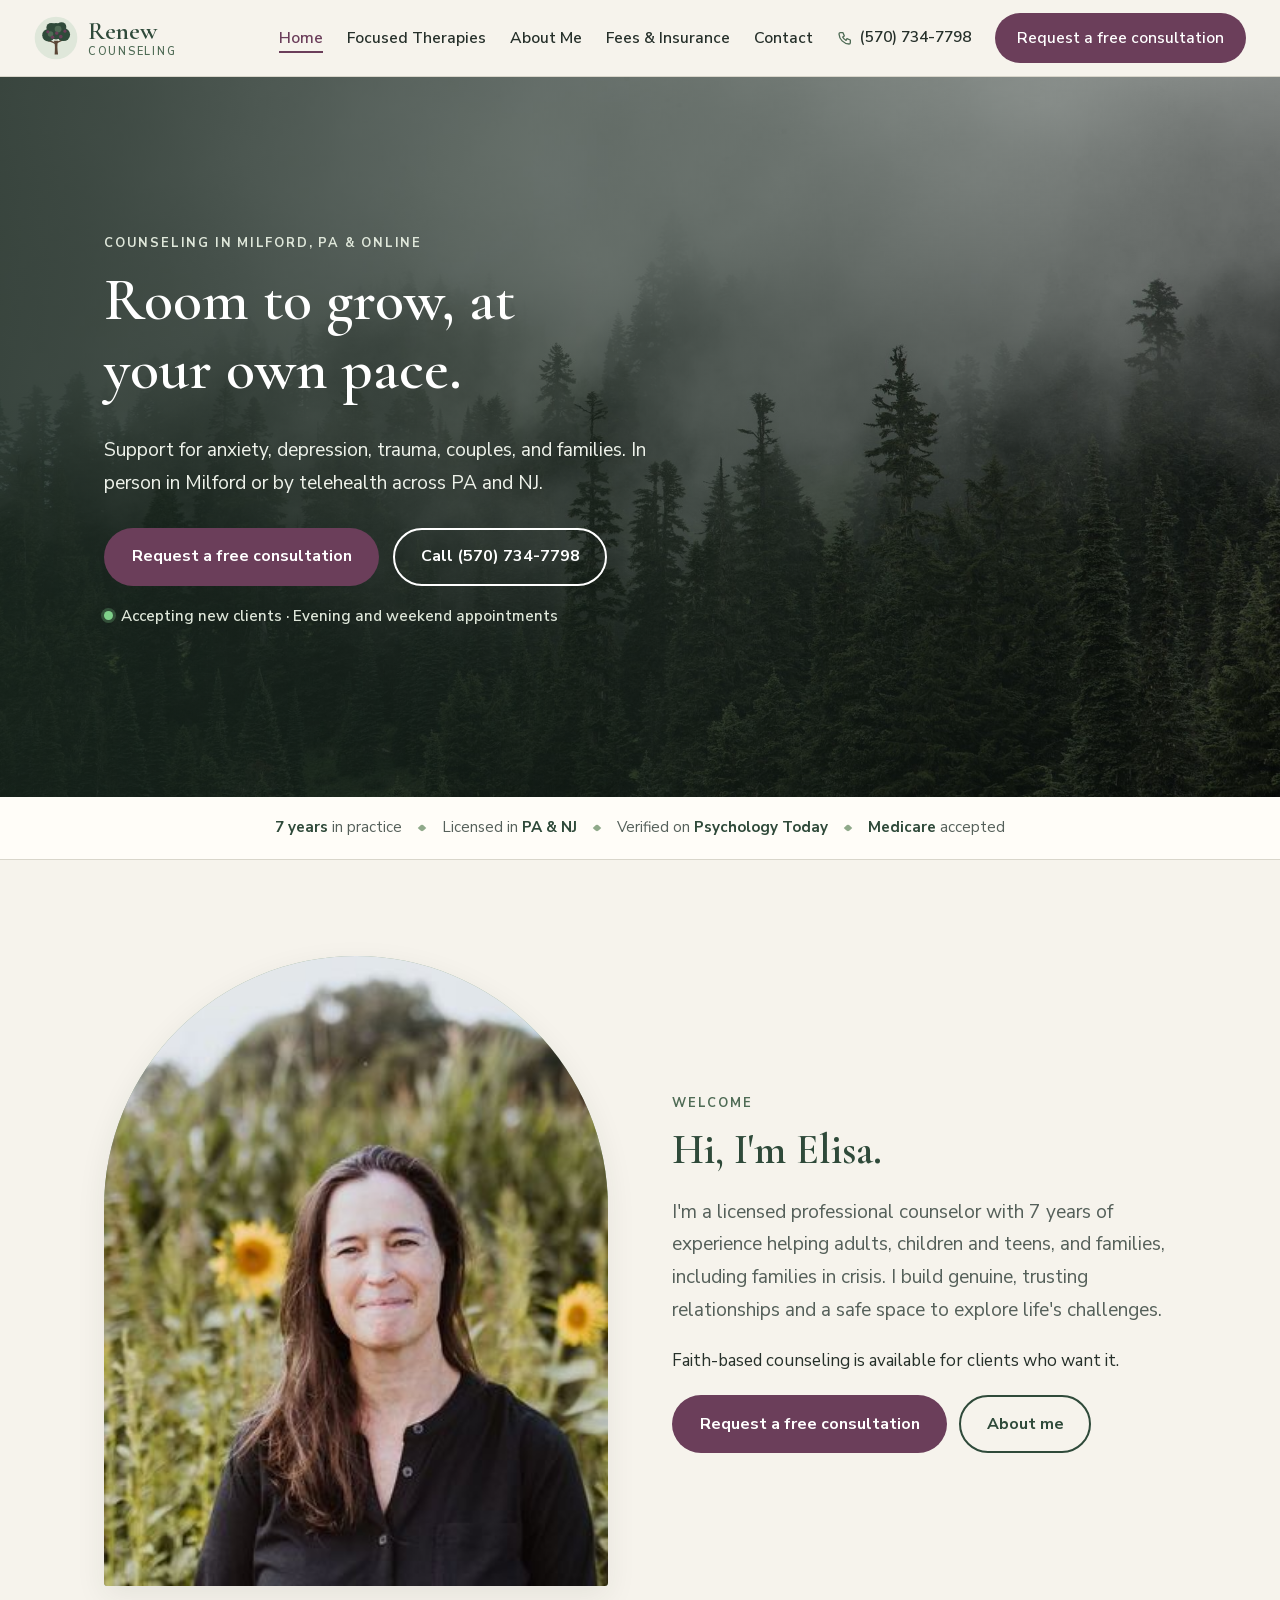
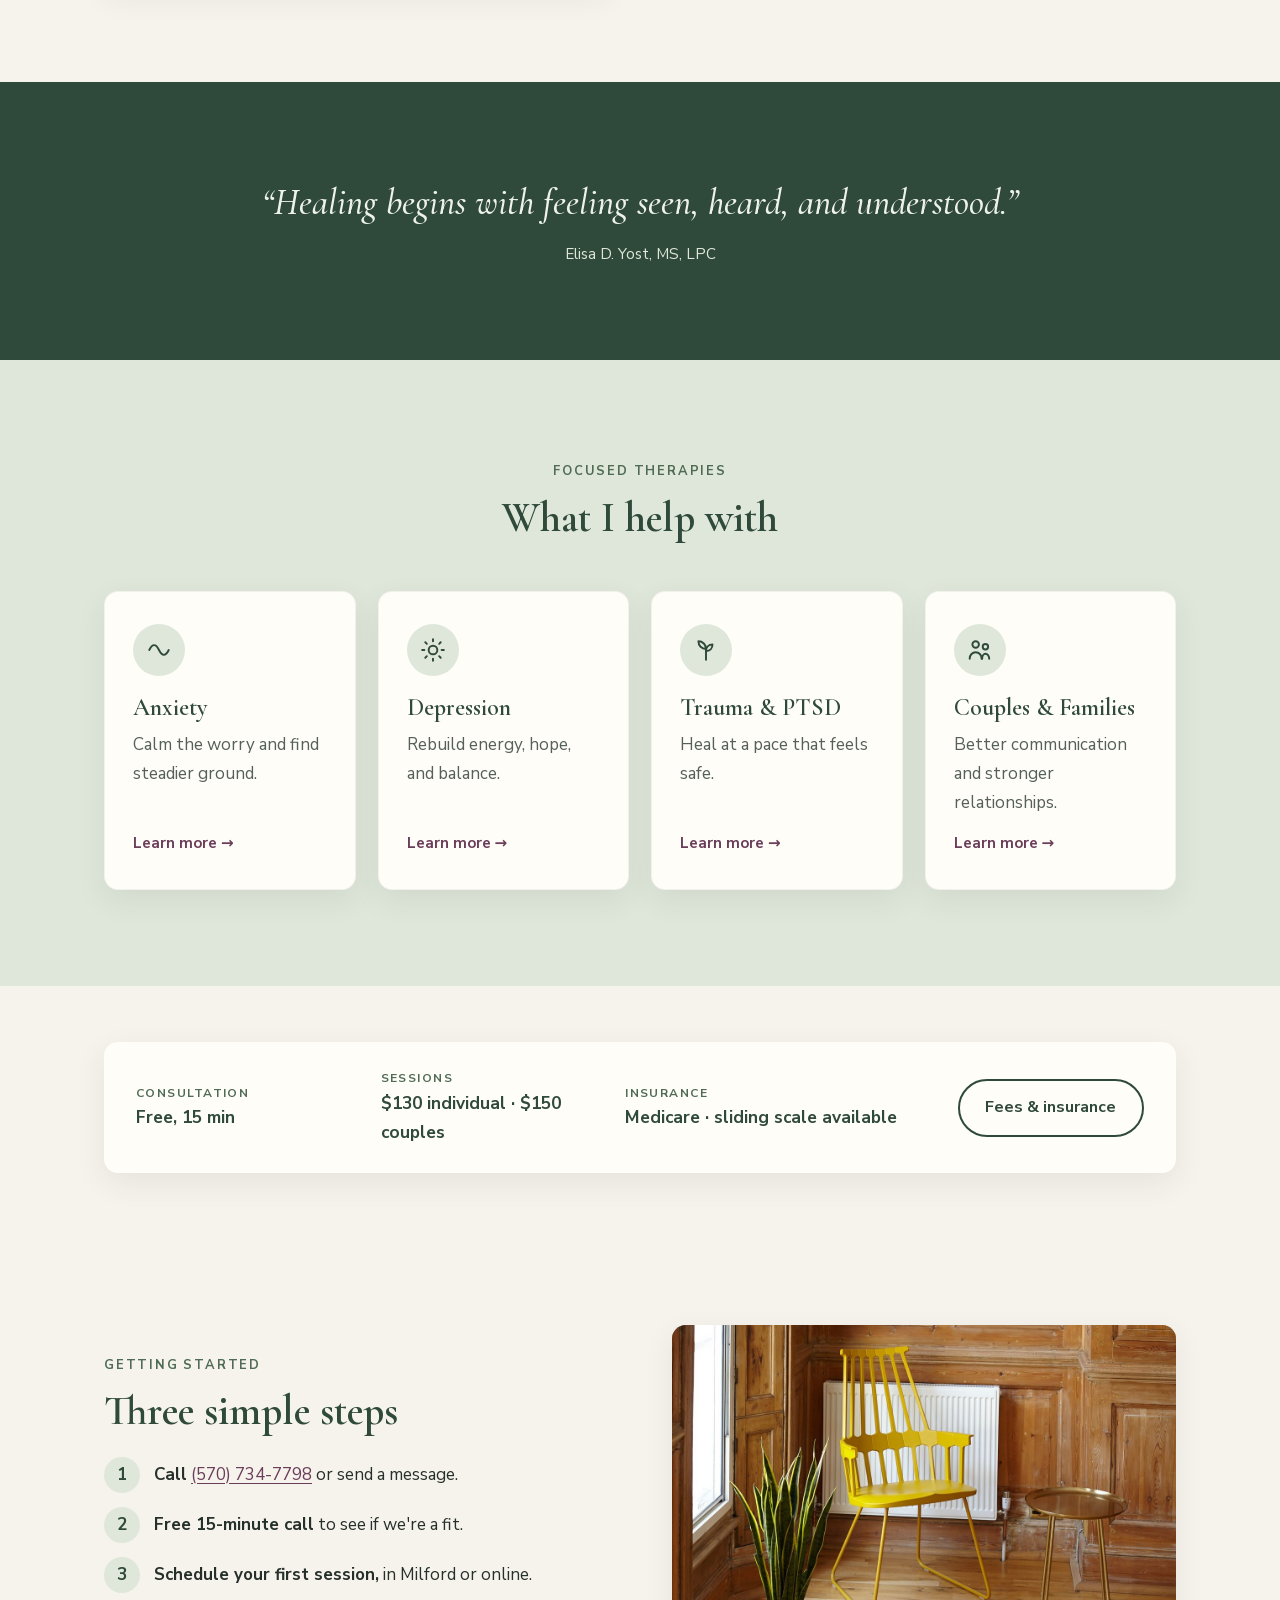
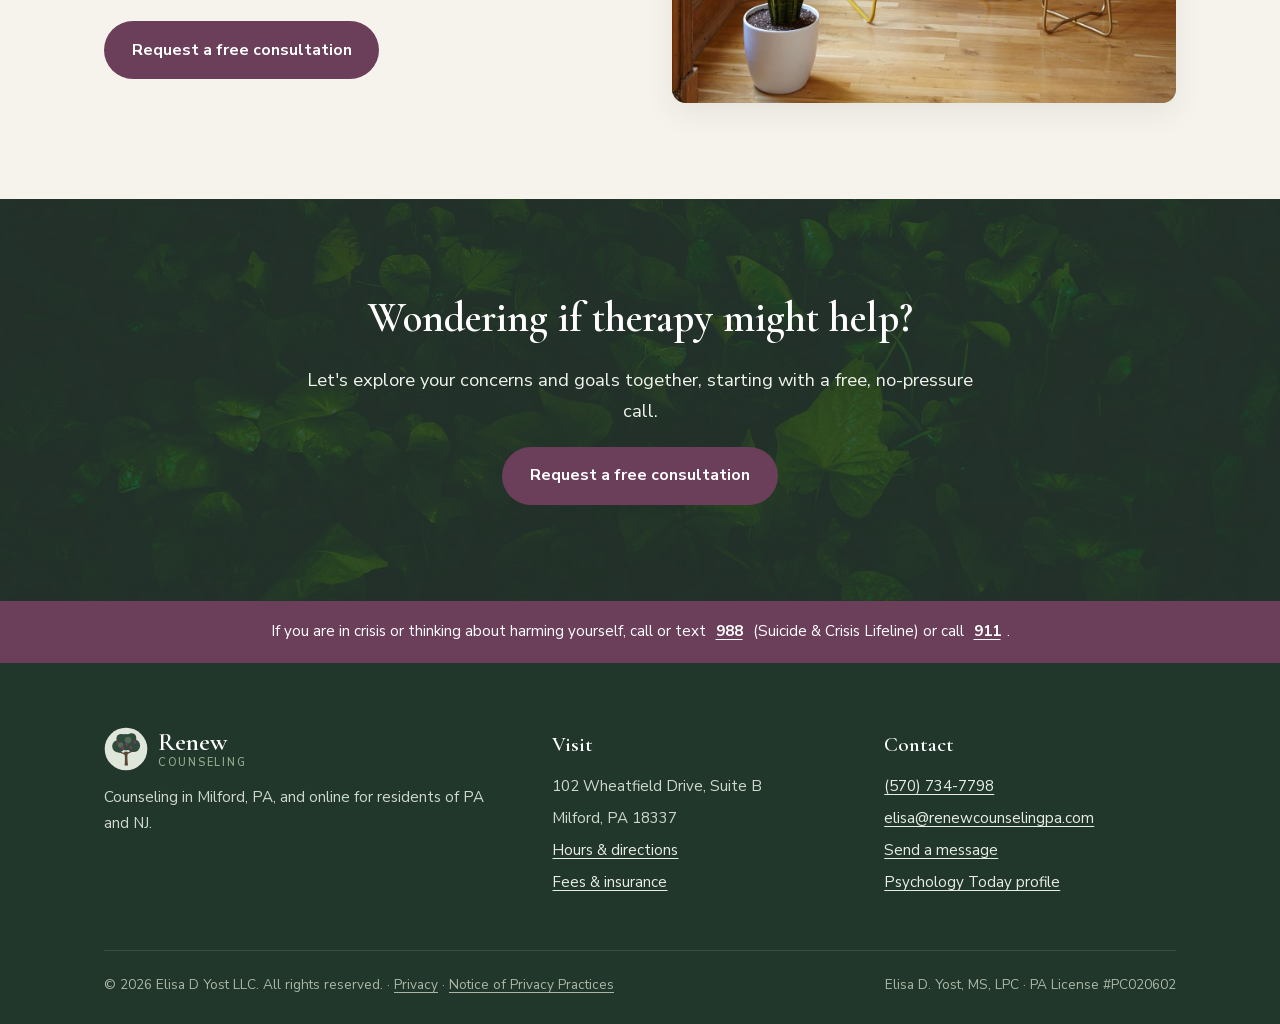
<file: index.html>
<!doctype html>
<html lang="en" class="no-js">
<head>
  <meta charset="utf-8">
  <script>document.documentElement.classList.remove('no-js');</script>
  <meta name="viewport" content="width=device-width, initial-scale=1, viewport-fit=cover">
  <meta name="color-scheme" content="light only">
  <meta name="theme-color" content="#2f4a3a">
  <title>Renew Counseling | Elisa D. Yost, LPC | Therapist in Milford, PA</title>
  <meta name="description" content="Counseling for anxiety, depression, trauma, couples, and families with Elisa D. Yost, MS, LPC. In person in Milford, PA or online in PA and NJ. Free 15-minute consultation.">
  <link rel="icon" href="images/logo.svg" type="image/svg+xml">
  <link rel="icon" href="images/favicon-32.png" sizes="32x32" type="image/png">
  <link rel="icon" href="images/favicon-48.png" sizes="48x48" type="image/png">
  <link rel="apple-touch-icon" href="images/apple-touch-icon.png">
  <link rel="canonical" href="https://www.renewcounselingpa.com/">
  <meta property="og:type" content="website">
  <meta property="og:site_name" content="Renew Counseling">
  <meta property="og:title" content="Renew Counseling | Elisa D. Yost, LPC | Therapist in Milford, PA">
  <meta property="og:description" content="Counseling for anxiety, depression, trauma, couples, and families with Elisa D. Yost, MS, LPC. In person in Milford, PA or online in PA and NJ. Free 15-minute consultation.">
  <meta property="og:url" content="https://www.renewcounselingpa.com/">
  <meta property="og:image" content="https://www.renewcounselingpa.com/images/og-image.jpg">
  <meta property="og:image:width" content="1200">
  <meta property="og:image:height" content="630">
  <meta property="og:image:alt" content="Renew Counseling, Elisa D. Yost, MS, LPC, Milford PA">
  <meta name="twitter:card" content="summary_large_image">
  <link rel="preload" href="images/hero-forest.jpg" as="image" fetchpriority="high">
  <link rel="preload" href="fonts/nunito-sans.woff2" as="font" type="font/woff2" crossorigin>
  <link rel="preload" href="fonts/cormorant-garamond.woff2" as="font" type="font/woff2" crossorigin>
  <link rel="stylesheet" href="css/styles.css">
  <script type="application/ld+json">
  {
    "@context": "https://schema.org",
    "@type": "MedicalBusiness",
    "name": "Renew Counseling",
    "description": "Counseling for anxiety, depression, trauma, couples, and families with Elisa D. Yost, MS, LPC.",
    "url": "https://www.renewcounselingpa.com/",
    "telephone": "+1-570-734-7798",
    "email": "elisa@renewcounselingpa.com",
    "priceRange": "$130-$150",
    "address": {
      "@type": "PostalAddress",
      "streetAddress": "102 Wheatfield Drive, Suite B",
      "addressLocality": "Milford",
      "addressRegion": "PA",
      "postalCode": "18337",
      "addressCountry": "US"
    },
    "sameAs": ["https://www.psychologytoday.com/us/therapists/elisa-d-yost-milford-pa/1815786"],
    "areaServed": ["Milford, PA", "Pike County, PA", "Port Jervis, NY", "Orange County, NY", "Sussex County, NJ"],
    "founder": { "@type": "Person", "name": "Elisa D. Yost", "jobTitle": "Licensed Professional Counselor" }
  }
  </script>
</head>
<body>
  <a class="skip-link" href="#main">Skip to content</a>

  <header class="site-header">
    <div class="container header-inner">
      <a class="brand" href="index.html">
        <img src="images/logo.svg" alt="" width="44" height="44">
        <span class="brand-name">Renew<small>Counseling</small></span>
      </a>
      <button class="nav-toggle" aria-expanded="false" aria-controls="site-nav" aria-label="Open menu">
        <svg viewBox="0 0 24 24" fill="none" stroke="currentColor" stroke-width="2" stroke-linecap="round"><path d="M4 7h16M4 12h16M4 17h16"/></svg>
      </button>
      <nav class="site-nav" id="site-nav" aria-label="Main">
        <ul>
          <li><a href="index.html" aria-current="page">Home</a></li>
          <li><a href="therapies.html">Focused Therapies</a></li>
          <li><a href="about.html">About Me</a></li>
          <li><a href="fees.html">Fees &amp; Insurance</a></li>
          <li><a href="contact.html">Contact</a></li>
          <li class="nav-phone"><a href="tel:+15707347798"><svg viewBox="0 0 24 24" fill="none" stroke="currentColor" stroke-width="2" stroke-linecap="round" stroke-linejoin="round" aria-hidden="true"><path d="M5 4h4l2 5-2.5 1.5a11 11 0 0 0 5 5L15 13l5 2v4a2 2 0 0 1-2 2A16 16 0 0 1 3 6a2 2 0 0 1 2-2"/></svg>(570) 734-7798</a></li>
          <li><a class="btn btn-primary" href="contact.html#contact-form">Request a free consultation</a></li>
        </ul>
      </nav>
    </div>
  </header>

  <main id="main">
    <!-- HERO: background photo is set in css/styles.css (images/hero-forest.jpg) -->
    <section class="hero">
      <div class="container">
        <span class="eyebrow">Counseling in Milford, PA &amp; online</span>
        <h1>Room to grow, at your own pace.</h1>
        <p>Support for anxiety, depression, trauma, couples, and families. In person in Milford or by telehealth across PA and NJ.</p>
        <div class="hero-actions">
          <a class="btn btn-primary" href="contact.html#contact-form">Request a free consultation</a>
          <a class="btn btn-light" href="tel:+15707347798">Call (570) 734-7798</a>
        </div>
        <p class="hero-note"><span class="status-dot" aria-hidden="true"></span>Accepting new clients · Evening and weekend appointments</p>
      </div>
    </section>

    <!-- TRUST ROW -->
    <section class="trust-row" aria-label="Credentials">
      <div class="container">
        <ul>
          <li><strong>7 years</strong> in practice</li>
          <li>Licensed in <strong>PA &amp; NJ</strong></li>
          <li><a href="https://www.psychologytoday.com/us/therapists/elisa-d-yost-milford-pa/1815786" target="_blank" rel="noopener">Verified on <strong>Psychology Today</strong></a></li>
          <li><strong>Medicare</strong> accepted</li>
        </ul>
      </div>
    </section>

    <!-- INTRO -->
    <section class="section">
      <div class="container split">
        <div class="photo-frame arch">
          <img class="portrait" src="images/elisa-yost.jpg" alt="Elisa D. Yost, MS, LPC, smiling in front of a sunflower field" loading="lazy" width="320" height="400">
        </div>
        <div>
          <span class="eyebrow">Welcome</span>
          <h2>Hi, I'm Elisa.</h2>
          <p class="lead">I'm a licensed professional counselor with 7 years of experience helping adults, children and teens, and families, including families in crisis. I build genuine, trusting relationships and a safe space to explore life's challenges.</p>
          <p>Faith-based counseling is available for clients who want it.</p>
          <div class="btn-row">
            <a class="btn btn-primary" href="contact.html#contact-form">Request a free consultation</a>
            <a class="btn btn-outline" href="about.html">About me</a>
          </div>
        </div>
      </div>
    </section>

    <!-- QUOTE (Elisa's own words) -->
    <section class="section section-dark">
      <div class="container">
        <blockquote class="quote">
          “Healing begins with feeling seen, heard, and understood.”
          <cite>Elisa D. Yost, MS, LPC</cite>
        </blockquote>
      </div>
    </section>

    <!-- FOCUSED THERAPIES -->
    <section class="section section-tint">
      <div class="container">
        <div class="section-head center">
          <span class="eyebrow">Focused Therapies</span>
          <h2>What I help with</h2>
        </div>
        <div class="card-grid four">
          <a class="card card-link" href="therapies.html#anxiety">
            <div class="card-icon"><svg viewBox="0 0 24 24" fill="none" stroke="currentColor" stroke-width="1.8" stroke-linecap="round" stroke-linejoin="round"><path d="M3 12c3-6 6-6 9 0s6 6 9 0"/></svg></div>
            <h3>Anxiety</h3>
            <p>Calm the worry and find steadier ground.</p>
            <span class="more">Learn more →</span>
          </a>
          <a class="card card-link" href="therapies.html#depression">
            <div class="card-icon"><svg viewBox="0 0 24 24" fill="none" stroke="currentColor" stroke-width="1.8" stroke-linecap="round" stroke-linejoin="round"><circle cx="12" cy="12" r="4"/><path d="M12 2v2M12 20v2M4.9 4.9l1.4 1.4M17.7 17.7l1.4 1.4M2 12h2M20 12h2M4.9 19.1l1.4-1.4M17.7 6.3l1.4-1.4"/></svg></div>
            <h3>Depression</h3>
            <p>Rebuild energy, hope, and balance.</p>
            <span class="more">Learn more →</span>
          </a>
          <a class="card card-link" href="therapies.html#trauma">
            <div class="card-icon"><svg viewBox="0 0 24 24" fill="none" stroke="currentColor" stroke-width="1.8" stroke-linecap="round" stroke-linejoin="round"><path d="M12 21V11"/><path d="M12 11C12 7 9 4 5 4c0 4 3 7 7 7Z"/><path d="M12 13c0-3.5 2.5-6 6-6 0 3.5-2.5 6-6 6Z"/></svg></div>
            <h3>Trauma &amp; PTSD</h3>
            <p>Heal at a pace that feels safe.</p>
            <span class="more">Learn more →</span>
          </a>
          <a class="card card-link" href="therapies.html#families">
            <div class="card-icon"><svg viewBox="0 0 24 24" fill="none" stroke="currentColor" stroke-width="1.8" stroke-linecap="round" stroke-linejoin="round"><circle cx="8" cy="7" r="3"/><circle cx="17" cy="9" r="2.5"/><path d="M2.5 20c0-3.5 2.5-6 5.5-6s5.5 2.5 5.5 6"/><path d="M14 20c0-2.5 1.3-4.5 3-4.5s3.5 2 3.5 4.5"/></svg></div>
            <h3>Couples &amp; Families</h3>
            <p>Better communication and stronger relationships.</p>
            <span class="more">Learn more →</span>
          </a>
        </div>
      </div>
    </section>

    <!-- FEES SNAPSHOT -->
    <section class="section section-tight-y">
      <div class="container">
        <div class="fee-strip">
          <div><span class="fee-label">Consultation</span><strong>Free, 15 min</strong></div>
          <div><span class="fee-label">Sessions</span><strong>$130 individual · $150 couples</strong></div>
          <div><span class="fee-label">Insurance</span><strong>Medicare · sliding scale available</strong></div>
          <a class="btn btn-outline" href="fees.html">Fees &amp; insurance</a>
        </div>
      </div>
    </section>

    <!-- HOW IT WORKS -->
    <section class="section">
      <div class="container split reverse">
        <div class="photo-frame wide">
          <img src="images/office-plants.jpg" alt="Calm room with a plant and soft natural light" loading="lazy" width="1200" height="900">
        </div>
        <div>
          <span class="eyebrow">Getting started</span>
          <h2>Three simple steps</h2>
          <ol class="steps">
            <li><span><strong>Call</strong> <a href="tel:+15707347798">(570) 734-7798</a> or send a message.</span></li>
            <li><span><strong>Free 15-minute call</strong> to see if we're a fit.</span></li>
            <li><span><strong>Schedule your first session,</strong> in Milford or online.</span></li>
          </ol>
          <a class="btn btn-primary" href="contact.html#contact-form">Request a free consultation</a>
        </div>
      </div>
    </section>

    <!-- CTA -->
    <section class="cta-band">
      <div class="container">
        <h2>Wondering if therapy might help?</h2>
        <p>Let's explore your concerns and goals together, starting with a free, no-pressure call.</p>
        <a class="btn btn-primary" href="contact.html#contact-form">Request a free consultation</a>
      </div>
    </section>
  </main>

  <div class="crisis-bar" role="note">
    If you are in crisis or thinking about harming yourself, call or text <a href="tel:988">988</a> (Suicide &amp; Crisis Lifeline) or call <a href="tel:911">911</a>.
  </div>
  <footer class="site-footer">
    <div class="container">
      <div class="footer-grid">
        <div>
          <a class="brand" href="index.html">
            <img src="images/logo.svg" alt="" width="44" height="44">
            <span class="brand-name">Renew<small>Counseling</small></span>
          </a>
          <p>Counseling in Milford, PA, and online for residents of PA and NJ.</p>
        </div>
        <div>
          <h4>Visit</h4>
          <ul>
            <li>102 Wheatfield Drive, Suite B</li>
            <li>Milford, PA 18337</li>
            <li><a href="contact.html">Hours &amp; directions</a></li>
            <li><a href="fees.html">Fees &amp; insurance</a></li>
          </ul>
        </div>
        <div>
          <h4>Contact</h4>
          <ul>
            <li><a href="tel:+15707347798">(570) 734-7798</a></li>
            <li><a href="mailto:elisa@renewcounselingpa.com">elisa@renewcounselingpa.com</a></li>
            <li><a href="contact.html#contact-form">Send a message</a></li>
            <li><a href="https://www.psychologytoday.com/us/therapists/elisa-d-yost-milford-pa/1815786" target="_blank" rel="noopener">Psychology Today profile</a></li>
          </ul>
        </div>
      </div>
      <div class="footer-bottom">
        <span>&copy; <span data-year>2026</span> Elisa D Yost LLC. All rights reserved. · <a href="privacy.html">Privacy</a> · <a href="privacy.html#npp">Notice of Privacy Practices</a></span>
        <span>Elisa D. Yost, MS, LPC · PA License #PC020602</span>
      </div>
    </div>
  </footer>

  <!-- Mobile quick-action bar (phones only) -->
  <nav class="mobile-bar" aria-label="Quick actions">
    <a href="tel:+15707347798" class="mobile-bar-call"><svg viewBox="0 0 24 24" fill="none" stroke="currentColor" stroke-width="2" stroke-linecap="round" stroke-linejoin="round" aria-hidden="true"><path d="M5 4h4l2 5-2.5 1.5a11 11 0 0 0 5 5L15 13l5 2v4a2 2 0 0 1-2 2A16 16 0 0 1 3 6a2 2 0 0 1 2-2"/></svg><span class="label-long">Call (570) 734-7798</span><span class="label-short">Call now</span></a>
    <a href="contact.html#contact-form" class="mobile-bar-book">Message</a>
  </nav>

  <script src="js/main.js" defer></script>
</body>
</html>
</file>
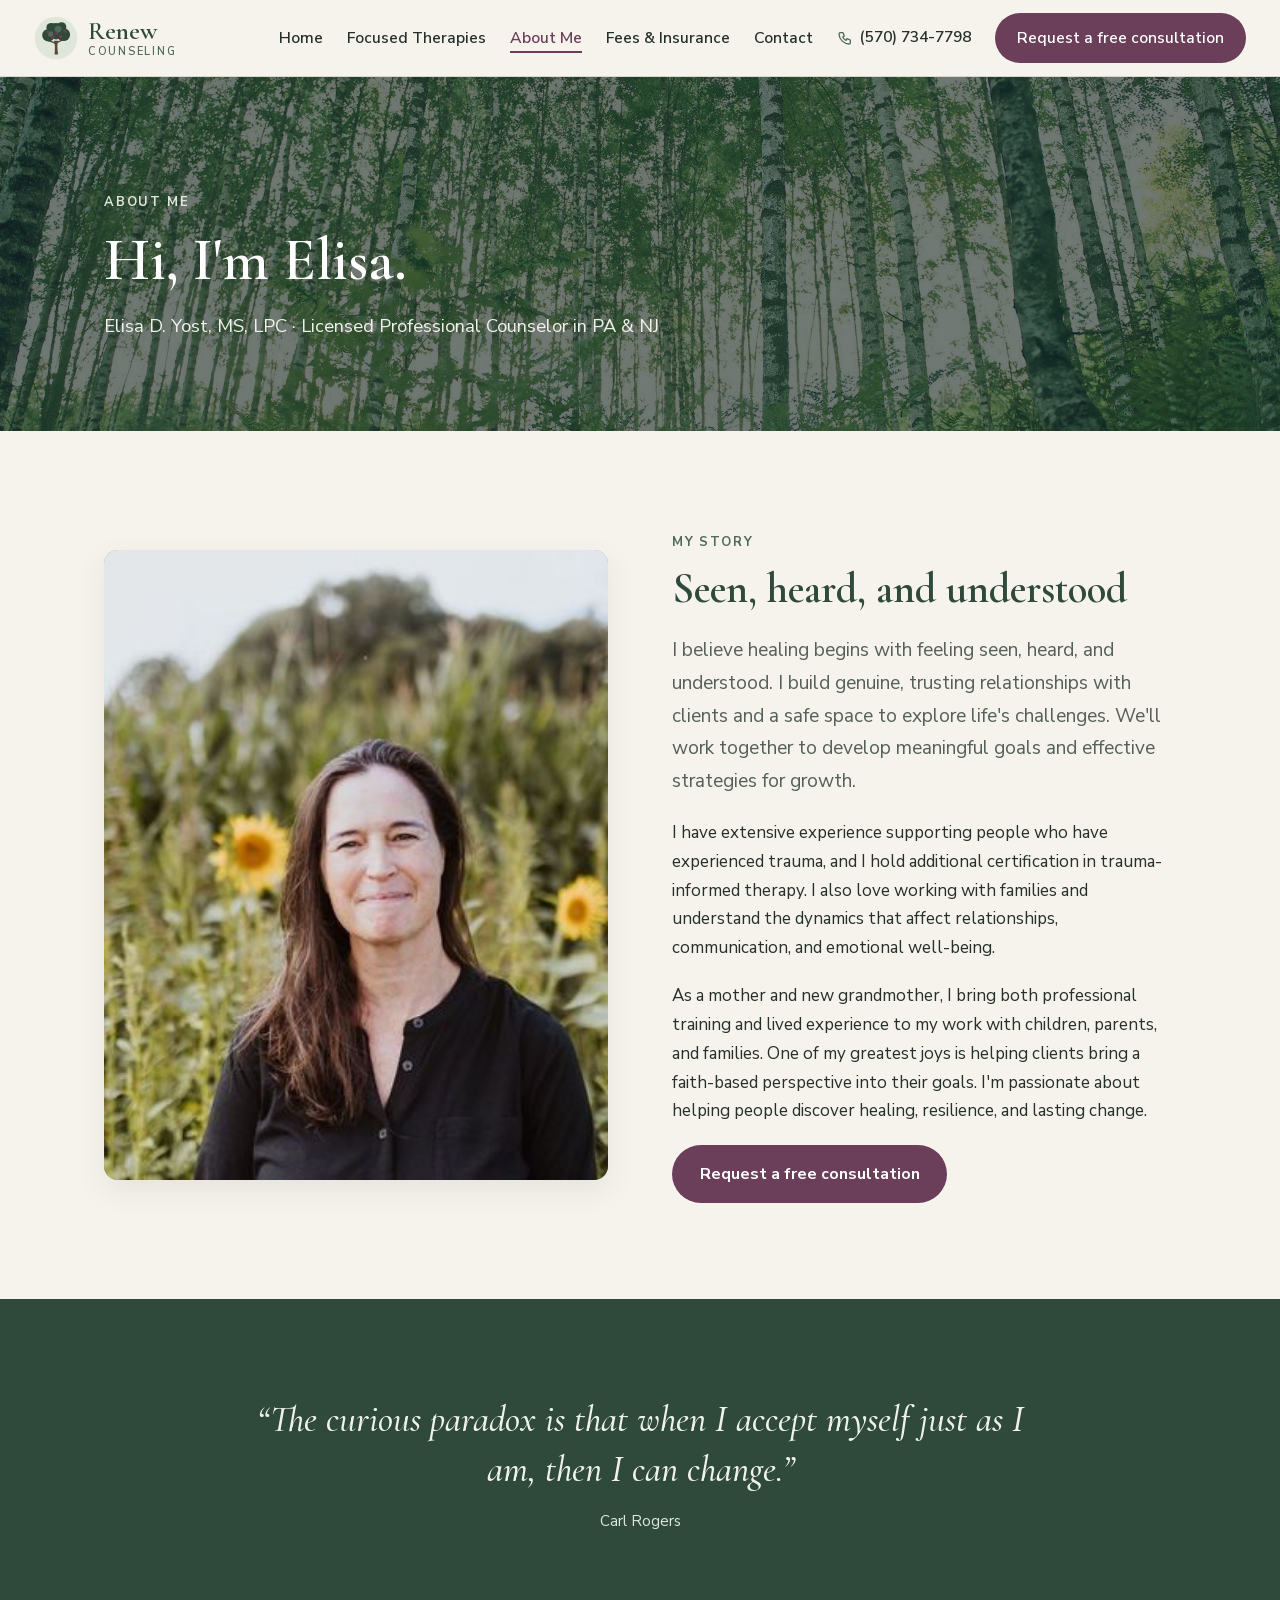
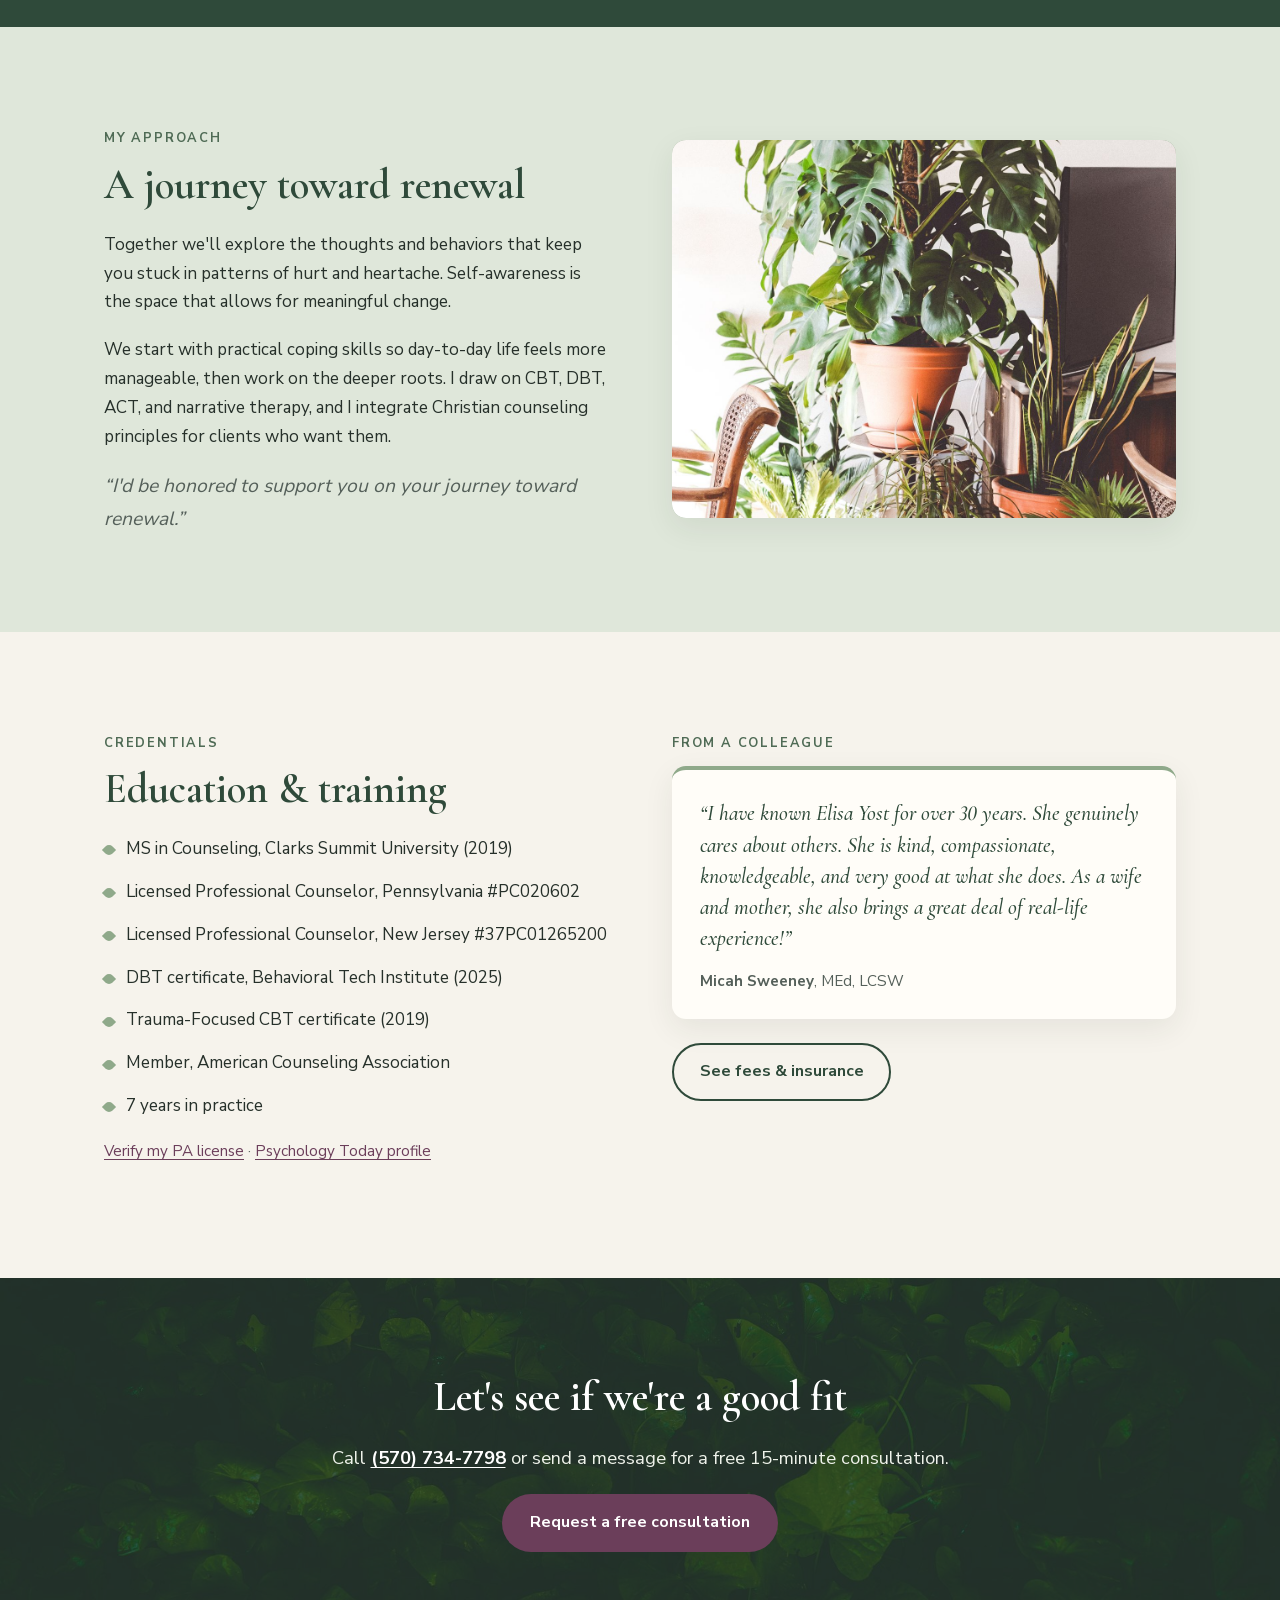
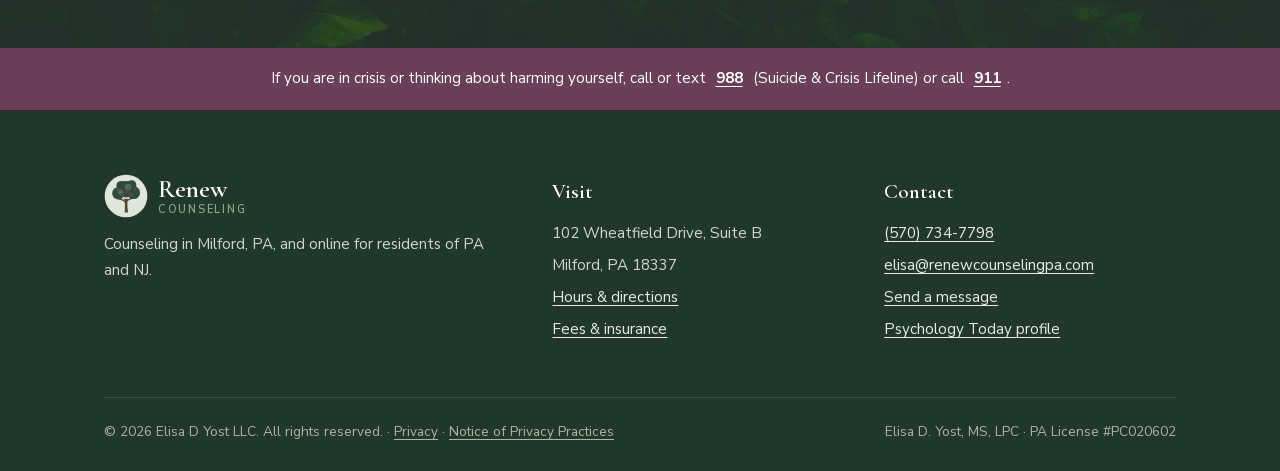
<file: about.html>
<!doctype html>
<html lang="en" class="no-js">
<head>
  <meta charset="utf-8">
  <script>document.documentElement.classList.remove('no-js');</script>
  <meta name="viewport" content="width=device-width, initial-scale=1, viewport-fit=cover">
  <meta name="color-scheme" content="light only">
  <meta name="theme-color" content="#2f4a3a">
  <title>About Elisa D. Yost, MS, LPC | Renew Counseling</title>
  <meta name="description" content="Meet Elisa D. Yost, a licensed professional counselor in Milford, PA with 7 years of experience, DBT and trauma-focused CBT training, and faith-based counseling available.">
  <link rel="icon" href="images/logo.svg" type="image/svg+xml">
  <link rel="icon" href="images/favicon-32.png" sizes="32x32" type="image/png">
  <link rel="icon" href="images/favicon-48.png" sizes="48x48" type="image/png">
  <link rel="apple-touch-icon" href="images/apple-touch-icon.png">
  <link rel="canonical" href="https://www.renewcounselingpa.com/about.html">
  <meta property="og:type" content="website">
  <meta property="og:site_name" content="Renew Counseling">
  <meta property="og:title" content="About Elisa D. Yost, MS, LPC | Renew Counseling">
  <meta property="og:description" content="Meet Elisa D. Yost, a licensed professional counselor in Milford, PA with 7 years of experience, DBT and trauma-focused CBT training, and faith-based counseling available.">
  <meta property="og:url" content="https://www.renewcounselingpa.com/about.html">
  <meta property="og:image" content="https://www.renewcounselingpa.com/images/og-image.jpg">
  <meta property="og:image:width" content="1200">
  <meta property="og:image:height" content="630">
  <meta property="og:image:alt" content="Renew Counseling, Elisa D. Yost, MS, LPC, Milford PA">
  <meta name="twitter:card" content="summary_large_image">
  <link rel="preload" href="images/banner-canopy.jpg" as="image" fetchpriority="high">
  <link rel="preload" href="fonts/nunito-sans.woff2" as="font" type="font/woff2" crossorigin>
  <link rel="preload" href="fonts/cormorant-garamond.woff2" as="font" type="font/woff2" crossorigin>
  <link rel="stylesheet" href="css/styles.css">
</head>
<body>
  <a class="skip-link" href="#main">Skip to content</a>

  <header class="site-header">
    <div class="container header-inner">
      <a class="brand" href="index.html">
        <img src="images/logo.svg" alt="" width="44" height="44">
        <span class="brand-name">Renew<small>Counseling</small></span>
      </a>
      <button class="nav-toggle" aria-expanded="false" aria-controls="site-nav" aria-label="Open menu">
        <svg viewBox="0 0 24 24" fill="none" stroke="currentColor" stroke-width="2" stroke-linecap="round"><path d="M4 7h16M4 12h16M4 17h16"/></svg>
      </button>
      <nav class="site-nav" id="site-nav" aria-label="Main">
        <ul>
          <li><a href="index.html">Home</a></li>
          <li><a href="therapies.html">Focused Therapies</a></li>
          <li><a href="about.html" aria-current="page">About Me</a></li>
          <li><a href="fees.html">Fees &amp; Insurance</a></li>
          <li><a href="contact.html">Contact</a></li>
          <li class="nav-phone"><a href="tel:+15707347798"><svg viewBox="0 0 24 24" fill="none" stroke="currentColor" stroke-width="2" stroke-linecap="round" stroke-linejoin="round" aria-hidden="true"><path d="M5 4h4l2 5-2.5 1.5a11 11 0 0 0 5 5L15 13l5 2v4a2 2 0 0 1-2 2A16 16 0 0 1 3 6a2 2 0 0 1 2-2"/></svg>(570) 734-7798</a></li>
          <li><a class="btn btn-primary" href="contact.html#contact-form">Request a free consultation</a></li>
        </ul>
      </nav>
    </div>
  </header>

  <main id="main">
    <section class="page-banner" style="background-image:url('images/banner-canopy.jpg')">
      <div class="container">
        <span class="eyebrow">About Me</span>
        <h1>Hi, I'm Elisa.</h1>
        <p>Elisa D. Yost, MS, LPC · Licensed Professional Counselor in PA &amp; NJ</p>
      </div>
    </section>

    <section class="section">
      <div class="container split">
        <div class="photo-frame">
          <img class="portrait" src="images/elisa-yost.jpg" alt="Elisa D. Yost, Licensed Professional Counselor, standing in a sunflower field" loading="lazy" width="320" height="400">
        </div>
        <div>
          <span class="eyebrow">My story</span>
          <h2>Seen, heard, and understood</h2>
          <p class="lead">I believe healing begins with feeling seen, heard, and understood. I build genuine, trusting relationships with clients and a safe space to explore life's challenges. We'll work together to develop meaningful goals and effective strategies for growth.</p>
          <p>I have extensive experience supporting people who have experienced trauma, and I hold additional certification in trauma-informed therapy. I also love working with families and understand the dynamics that affect relationships, communication, and emotional well-being.</p>
          <p>As a mother and new grandmother, I bring both professional training and lived experience to my work with children, parents, and families. One of my greatest joys is helping clients bring a faith-based perspective into their goals. I'm passionate about helping people discover healing, resilience, and lasting change.</p>
          <a class="btn btn-primary" href="contact.html#contact-form">Request a free consultation</a>
        </div>
      </div>
    </section>

    <section class="section section-dark">
      <div class="container">
        <blockquote class="quote">
          “The curious paradox is that when I accept myself just as I am, then I can change.”
          <cite>Carl Rogers</cite>
        </blockquote>
      </div>
    </section>

    <section class="section section-tint">
      <div class="container split reverse">
        <div class="photo-frame wide">
          <img src="images/headshot-3.jpg" alt="Green plants in a bright, calm room" loading="lazy" width="1200" height="900">
        </div>
        <div>
          <span class="eyebrow">My approach</span>
          <h2>A journey toward renewal</h2>
          <p>Together we'll explore the thoughts and behaviors that keep you stuck in patterns of hurt and heartache. Self-awareness is the space that allows for meaningful change.</p>
          <p>We start with practical coping skills so day-to-day life feels more manageable, then work on the deeper roots. I draw on CBT, DBT, ACT, and narrative therapy, and I integrate Christian counseling principles for clients who want them.</p>
          <p class="lead" style="margin-bottom:0"><em>“I'd be honored to support you on your journey toward renewal.”</em></p>
        </div>
      </div>
    </section>

    <section class="section">
      <div class="container split" style="align-items:start">
        <div>
          <span class="eyebrow">Credentials</span>
          <h2>Education &amp; training</h2>
          <ul class="credentials">
            <li><span>MS in Counseling, Clarks Summit University (2019)</span></li>
            <li><span>Licensed Professional Counselor, Pennsylvania #PC020602</span></li>
            <li><span>Licensed Professional Counselor, New Jersey #37PC01265200</span></li>
            <li><span>DBT certificate, Behavioral Tech Institute (2025)</span></li>
            <li><span>Trauma-Focused CBT certificate (2019)</span></li>
            <li><span>Member, American Counseling Association</span></li>
            <li><span>7 years in practice</span></li>
          </ul>
          <p class="muted" style="margin-top:18px"><a href="https://www.pals.pa.gov/#/page/search" target="_blank" rel="noopener">Verify my PA license</a> · <a href="https://www.psychologytoday.com/us/therapists/elisa-d-yost-milford-pa/1815786" target="_blank" rel="noopener">Psychology Today profile</a></p>
        </div>
        <div>
          <span class="eyebrow">From a colleague</span>
          <figure class="endorsement">
            <blockquote>“I have known Elisa Yost for over 30 years. She genuinely cares about others. She is kind, compassionate, knowledgeable, and very good at what she does. As a wife and mother, she also brings a great deal of real-life experience!”</blockquote>
            <figcaption><strong>Micah Sweeney</strong>, MEd, LCSW</figcaption>
          </figure>
          <a class="btn btn-outline" href="fees.html">See fees &amp; insurance</a>
        </div>
      </div>
    </section>

    <section class="cta-band">
      <div class="container">
        <h2>Let's see if we're a good fit</h2>
        <p>Call <a href="tel:+15707347798">(570) 734-7798</a> or send a message for a free 15-minute consultation.</p>
        <a class="btn btn-primary" href="contact.html#contact-form">Request a free consultation</a>
      </div>
    </section>
  </main>

  <div class="crisis-bar" role="note">
    If you are in crisis or thinking about harming yourself, call or text <a href="tel:988">988</a> (Suicide &amp; Crisis Lifeline) or call <a href="tel:911">911</a>.
  </div>
  <footer class="site-footer">
    <div class="container">
      <div class="footer-grid">
        <div>
          <a class="brand" href="index.html">
            <img src="images/logo.svg" alt="" width="44" height="44">
            <span class="brand-name">Renew<small>Counseling</small></span>
          </a>
          <p>Counseling in Milford, PA, and online for residents of PA and NJ.</p>
        </div>
        <div>
          <h4>Visit</h4>
          <ul>
            <li>102 Wheatfield Drive, Suite B</li>
            <li>Milford, PA 18337</li>
            <li><a href="contact.html">Hours &amp; directions</a></li>
            <li><a href="fees.html">Fees &amp; insurance</a></li>
          </ul>
        </div>
        <div>
          <h4>Contact</h4>
          <ul>
            <li><a href="tel:+15707347798">(570) 734-7798</a></li>
            <li><a href="mailto:elisa@renewcounselingpa.com">elisa@renewcounselingpa.com</a></li>
            <li><a href="contact.html#contact-form">Send a message</a></li>
            <li><a href="https://www.psychologytoday.com/us/therapists/elisa-d-yost-milford-pa/1815786" target="_blank" rel="noopener">Psychology Today profile</a></li>
          </ul>
        </div>
      </div>
      <div class="footer-bottom">
        <span>&copy; <span data-year>2026</span> Elisa D Yost LLC. All rights reserved. · <a href="privacy.html">Privacy</a> · <a href="privacy.html#npp">Notice of Privacy Practices</a></span>
        <span>Elisa D. Yost, MS, LPC · PA License #PC020602</span>
      </div>
    </div>
  </footer>

  <!-- Mobile quick-action bar (phones only) -->
  <nav class="mobile-bar" aria-label="Quick actions">
    <a href="tel:+15707347798" class="mobile-bar-call"><svg viewBox="0 0 24 24" fill="none" stroke="currentColor" stroke-width="2" stroke-linecap="round" stroke-linejoin="round" aria-hidden="true"><path d="M5 4h4l2 5-2.5 1.5a11 11 0 0 0 5 5L15 13l5 2v4a2 2 0 0 1-2 2A16 16 0 0 1 3 6a2 2 0 0 1 2-2"/></svg><span class="label-long">Call (570) 734-7798</span><span class="label-short">Call now</span></a>
    <a href="contact.html#contact-form" class="mobile-bar-book">Message</a>
  </nav>

  <script src="js/main.js" defer></script>
</body>
</html>
</file>
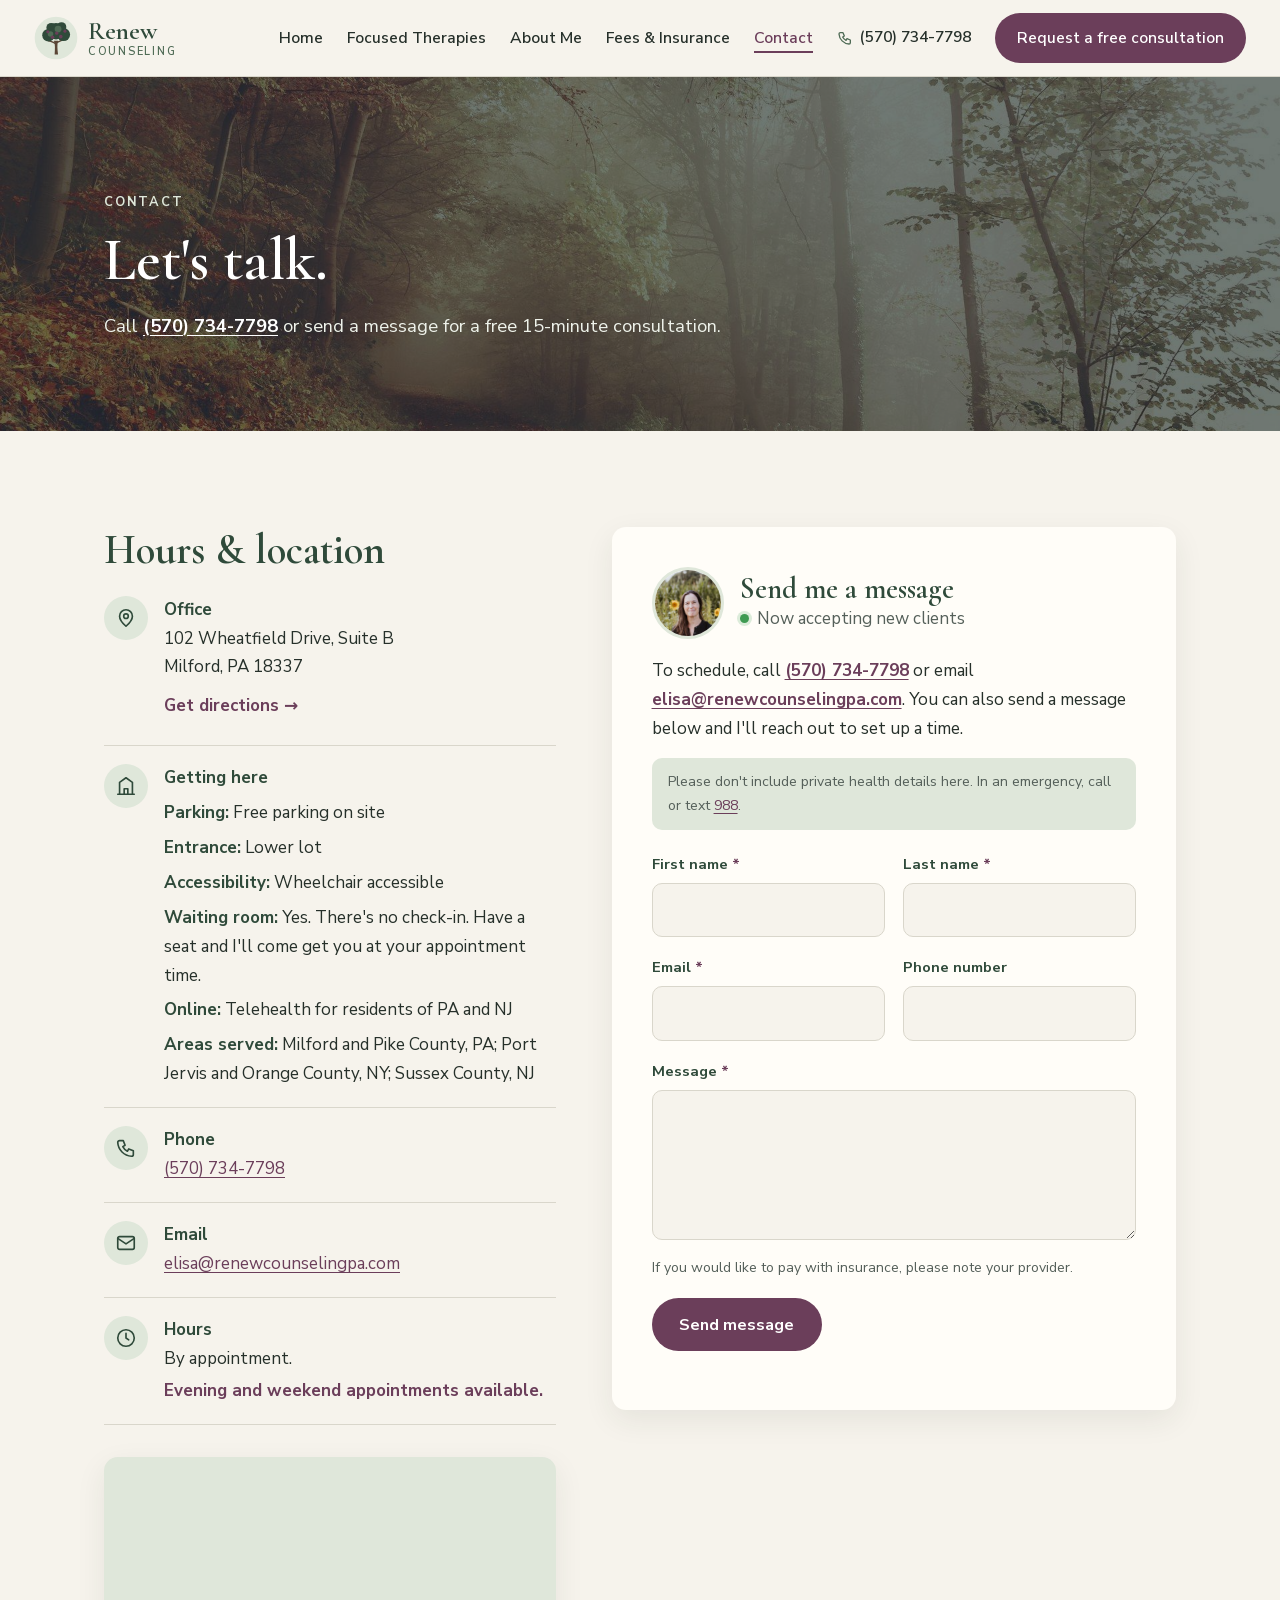
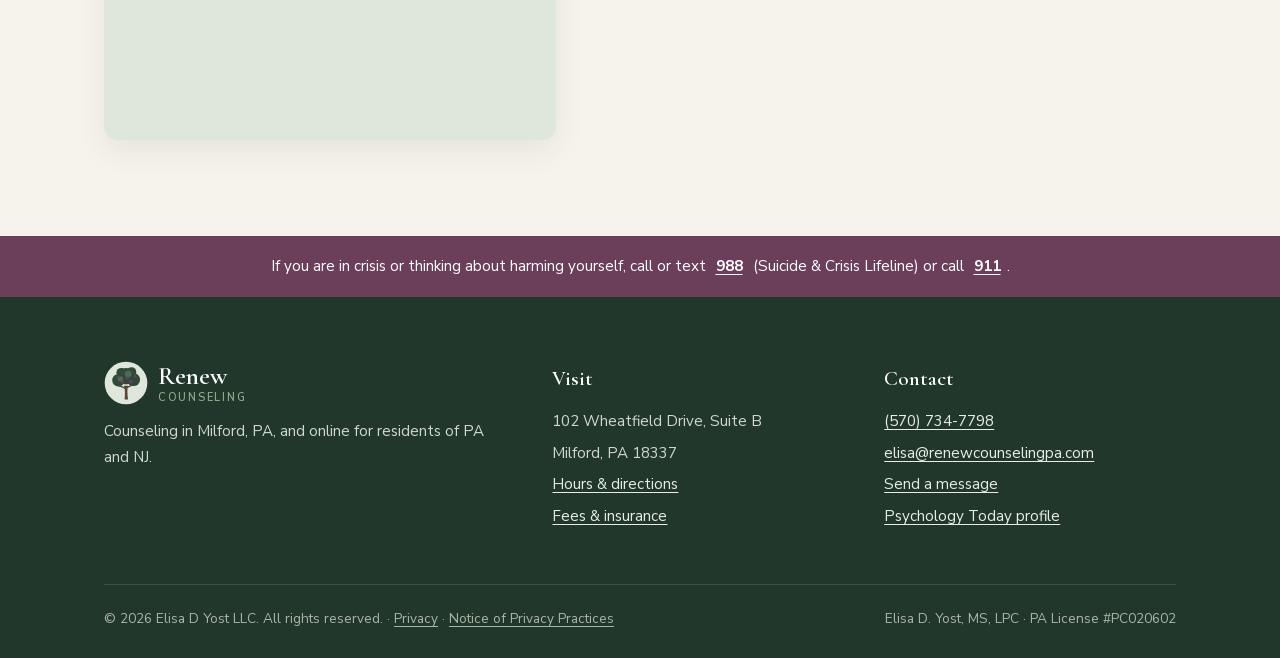
<file: contact.html>
<!doctype html>
<html lang="en" class="no-js">
<head>
  <meta charset="utf-8">
  <script>document.documentElement.classList.remove('no-js');</script>
  <meta name="viewport" content="width=device-width, initial-scale=1, viewport-fit=cover">
  <meta name="color-scheme" content="light only">
  <meta name="theme-color" content="#2f4a3a">
  <title>Contact &amp; Location | Renew Counseling, Milford PA</title>
  <meta name="description" content="Contact Renew Counseling at 102 Wheatfield Drive, Suite B, Milford, PA 18337. Call (570) 734-7798 for a free 15-minute consultation.">
  <link rel="icon" href="images/logo.svg" type="image/svg+xml">
  <link rel="icon" href="images/favicon-32.png" sizes="32x32" type="image/png">
  <link rel="icon" href="images/favicon-48.png" sizes="48x48" type="image/png">
  <link rel="apple-touch-icon" href="images/apple-touch-icon.png">
  <link rel="canonical" href="https://www.renewcounselingpa.com/contact.html">
  <meta property="og:type" content="website">
  <meta property="og:site_name" content="Renew Counseling">
  <meta property="og:title" content="Contact &amp; Location | Renew Counseling, Milford PA">
  <meta property="og:description" content="Contact Renew Counseling at 102 Wheatfield Drive, Suite B, Milford, PA 18337. Call (570) 734-7798 for a free 15-minute consultation.">
  <meta property="og:url" content="https://www.renewcounselingpa.com/contact.html">
  <meta property="og:image" content="https://www.renewcounselingpa.com/images/og-image.jpg">
  <meta property="og:image:width" content="1200">
  <meta property="og:image:height" content="630">
  <meta property="og:image:alt" content="Renew Counseling, Elisa D. Yost, MS, LPC, Milford PA">
  <meta name="twitter:card" content="summary_large_image">
  <link rel="preload" href="images/banner-path.jpg" as="image" fetchpriority="high">
  <link rel="preload" href="fonts/nunito-sans.woff2" as="font" type="font/woff2" crossorigin>
  <link rel="preload" href="fonts/cormorant-garamond.woff2" as="font" type="font/woff2" crossorigin>
  <link rel="stylesheet" href="css/styles.css">
</head>
<body>
  <a class="skip-link" href="#main">Skip to content</a>

  <header class="site-header">
    <div class="container header-inner">
      <a class="brand" href="index.html">
        <img src="images/logo.svg" alt="" width="44" height="44">
        <span class="brand-name">Renew<small>Counseling</small></span>
      </a>
      <button class="nav-toggle" aria-expanded="false" aria-controls="site-nav" aria-label="Open menu">
        <svg viewBox="0 0 24 24" fill="none" stroke="currentColor" stroke-width="2" stroke-linecap="round"><path d="M4 7h16M4 12h16M4 17h16"/></svg>
      </button>
      <nav class="site-nav" id="site-nav" aria-label="Main">
        <ul>
          <li><a href="index.html">Home</a></li>
          <li><a href="therapies.html">Focused Therapies</a></li>
          <li><a href="about.html">About Me</a></li>
          <li><a href="fees.html">Fees &amp; Insurance</a></li>
          <li><a href="contact.html" aria-current="page">Contact</a></li>
          <li class="nav-phone"><a href="tel:+15707347798"><svg viewBox="0 0 24 24" fill="none" stroke="currentColor" stroke-width="2" stroke-linecap="round" stroke-linejoin="round" aria-hidden="true"><path d="M5 4h4l2 5-2.5 1.5a11 11 0 0 0 5 5L15 13l5 2v4a2 2 0 0 1-2 2A16 16 0 0 1 3 6a2 2 0 0 1 2-2"/></svg>(570) 734-7798</a></li>
          <li><a class="btn btn-primary" href="contact.html#contact-form">Request a free consultation</a></li>
        </ul>
      </nav>
    </div>
  </header>

  <main id="main">
    <section class="page-banner" style="background-image:url('images/banner-path.jpg')">
      <div class="container">
        <span class="eyebrow">Contact</span>
        <h1>Let's talk.</h1>
        <p>Call <a href="tel:+15707347798">(570) 734-7798</a> or send a message for a free 15-minute consultation.</p>
      </div>
    </section>

    <section class="section">
      <div class="container contact-grid">
        <!-- Left column: info -->
        <div>
          <h2>Hours &amp; location</h2>
          <ul class="info-list">
            <li>
              <div class="card-icon"><svg viewBox="0 0 24 24" fill="none" stroke="currentColor" stroke-width="1.8" stroke-linecap="round" stroke-linejoin="round"><path d="M12 21s-7-6.2-7-11a7 7 0 0 1 14 0c0 4.8-7 11-7 11Z"/><circle cx="12" cy="10" r="2.5"/></svg></div>
              <div>
                <strong>Office</strong>
                102 Wheatfield Drive, Suite B<br>Milford, PA 18337
                <a class="directions" href="https://www.google.com/maps/search/?api=1&amp;query=102+Wheatfield+Drive+Suite+B+Milford+PA+18337" target="_blank" rel="noopener">Get directions →</a>
              </div>
            </li>
            <li>
              <div class="card-icon"><svg viewBox="0 0 24 24" fill="none" stroke="currentColor" stroke-width="1.8" stroke-linecap="round" stroke-linejoin="round"><path d="M3 21h18M5 21V8l7-5 7 5v13"/><path d="M10 21v-6h4v6"/></svg></div>
              <div>
                <strong>Getting here</strong>
                <ul class="office-details">
                  <li><b>Parking:</b> Free parking on site</li>
                  <li><b>Entrance:</b> Lower lot</li>
                  <li><b>Accessibility:</b> Wheelchair accessible</li>
                  <li><b>Waiting room:</b> Yes. There's no check-in. Have a seat and I'll come get you at your appointment time.</li>
                  <li><b>Online:</b> Telehealth for residents of PA and NJ</li>
                  <li><b>Areas served:</b> Milford and Pike County, PA; Port Jervis and Orange County, NY; Sussex County, NJ</li>
                </ul>
              </div>
            </li>
            <li>
              <div class="card-icon"><svg viewBox="0 0 24 24" fill="none" stroke="currentColor" stroke-width="1.8" stroke-linecap="round" stroke-linejoin="round"><path d="M5 4h4l2 5-2.5 1.5a11 11 0 0 0 5 5L15 13l5 2v4a2 2 0 0 1-2 2A16 16 0 0 1 3 6a2 2 0 0 1 2-2"/></svg></div>
              <div>
                <strong>Phone</strong>
                <a href="tel:+15707347798">(570) 734-7798</a>
              </div>
            </li>
            <li>
              <div class="card-icon"><svg viewBox="0 0 24 24" fill="none" stroke="currentColor" stroke-width="1.8" stroke-linecap="round" stroke-linejoin="round"><rect x="3" y="5" width="18" height="14" rx="2"/><path d="m3 7 9 6 9-6"/></svg></div>
              <div>
                <strong>Email</strong>
                <a href="mailto:elisa@renewcounselingpa.com">elisa@renewcounselingpa.com</a>
              </div>
            </li>
            <li>
              <div class="card-icon"><svg viewBox="0 0 24 24" fill="none" stroke="currentColor" stroke-width="1.8" stroke-linecap="round" stroke-linejoin="round"><circle cx="12" cy="12" r="9"/><path d="M12 7v5l3 2"/></svg></div>
              <div style="flex:1">
                <strong>Hours</strong>
                
                By appointment. <strong class="highlight">Evening and weekend appointments available.</strong>
              </div>
            </li>
          </ul>

          <!--
            GOOGLE MAP: on Google Maps, search the office address -> Share -> "Embed a map" -> Copy HTML.
            Paste just the src="..." URL below (no API key needed).
          -->
          <div class="map-embed">
            <iframe
              title="Map showing the Renew Counseling office"
              src="https://www.google.com/maps?q=102+Wheatfield+Drive+Suite+B,+Milford,+PA+18337&output=embed"
              loading="lazy"
              referrerpolicy="no-referrer-when-downgrade"
              allowfullscreen></iframe>
          </div>
        </div>

        <!-- Right column: form -->
        <div class="form-card" id="contact-form">
          <div class="mini-profile">
            <img src="images/elisa-yost.jpg" alt="Elisa D. Yost" width="72" height="72">
            <div><h2>Send me a message</h2><p><span class="status-dot" aria-hidden="true"></span>Now accepting new clients</p></div>
          </div>
          <p class="schedule-note">To schedule, call <a href="tel:+15707347798">(570) 734-7798</a> or email <a href="mailto:elisa@renewcounselingpa.com">elisa@renewcounselingpa.com</a>. You can also send a message below and I'll reach out to set up a time.</p>
          <p class="form-note">Please don't include private health details here. In an emergency, call or text <a href="tel:988">988</a>.</p>

          <!--
            FORM SETUP: create a free form at https://formspree.io, then replace YOUR_FORM_ID below.
            Submissions are emailed to the address Elisa registers with Formspree.
          -->
          <form action="https://formspree.io/f/YOUR_FORM_ID" method="POST" data-contact-form>
            <div class="form-row">
              <div class="field">
                <label for="first-name">First name <span class="req" aria-hidden="true">*</span></label>
                <input id="first-name" aria-describedby="first-name-error" name="first_name" type="text" autocomplete="given-name" required>
                <p class="field-error" id="first-name-error"></p>
              </div>
              <div class="field">
                <label for="last-name">Last name <span class="req" aria-hidden="true">*</span></label>
                <input id="last-name" aria-describedby="last-name-error" name="last_name" type="text" autocomplete="family-name" required>
                <p class="field-error" id="last-name-error"></p>
              </div>
            </div>
            <div class="form-row">
              <div class="field">
                <label for="email">Email <span class="req" aria-hidden="true">*</span></label>
                <input id="email" aria-describedby="email-error" name="email" type="email" autocomplete="email" required>
                <p class="field-error" id="email-error"></p>
              </div>
              <div class="field">
                <label for="phone">Phone number</label>
                <input id="phone" aria-describedby="phone-error" name="phone" type="tel" autocomplete="tel">
                <p class="field-error" id="phone-error"></p>
              </div>
            </div>
            <div class="field">
              <label for="message">Message <span class="req" aria-hidden="true">*</span></label>
              <textarea id="message" name="message" required aria-describedby="message-hint message-error"></textarea>
              <p class="field-error" id="message-error"></p>
              <p class="hint" id="message-hint">If you would like to pay with insurance, please note your provider.</p>
            </div>
            <!-- Spam trap: hidden from people, bots fill it in -->
            <div class="hp-field" aria-hidden="true">
              <label for="gotcha">Leave this empty</label>
              <input id="gotcha" type="text" name="_gotcha" tabindex="-1" autocomplete="off">
            </div>
            <input type="hidden" name="_subject" value="New message from renewcounselingpa.com">
            <button type="submit" class="btn btn-primary">Send message</button>
            <p class="form-status" role="status" aria-live="polite"></p>
          </form>
        </div>
      </div>
    </section>

  </main>

  <div class="crisis-bar" role="note">
    If you are in crisis or thinking about harming yourself, call or text <a href="tel:988">988</a> (Suicide &amp; Crisis Lifeline) or call <a href="tel:911">911</a>.
  </div>
  <footer class="site-footer">
    <div class="container">
      <div class="footer-grid">
        <div>
          <a class="brand" href="index.html">
            <img src="images/logo.svg" alt="" width="44" height="44">
            <span class="brand-name">Renew<small>Counseling</small></span>
          </a>
          <p>Counseling in Milford, PA, and online for residents of PA and NJ.</p>
        </div>
        <div>
          <h4>Visit</h4>
          <ul>
            <li>102 Wheatfield Drive, Suite B</li>
            <li>Milford, PA 18337</li>
            <li><a href="contact.html">Hours &amp; directions</a></li>
            <li><a href="fees.html">Fees &amp; insurance</a></li>
          </ul>
        </div>
        <div>
          <h4>Contact</h4>
          <ul>
            <li><a href="tel:+15707347798">(570) 734-7798</a></li>
            <li><a href="mailto:elisa@renewcounselingpa.com">elisa@renewcounselingpa.com</a></li>
            <li><a href="contact.html#contact-form">Send a message</a></li>
            <li><a href="https://www.psychologytoday.com/us/therapists/elisa-d-yost-milford-pa/1815786" target="_blank" rel="noopener">Psychology Today profile</a></li>
          </ul>
        </div>
      </div>
      <div class="footer-bottom">
        <span>&copy; <span data-year>2026</span> Elisa D Yost LLC. All rights reserved. · <a href="privacy.html">Privacy</a> · <a href="privacy.html#npp">Notice of Privacy Practices</a></span>
        <span>Elisa D. Yost, MS, LPC · PA License #PC020602</span>
      </div>
    </div>
  </footer>

  <!-- Mobile quick-action bar (phones only) -->
  <nav class="mobile-bar" aria-label="Quick actions">
    <a href="tel:+15707347798" class="mobile-bar-call"><svg viewBox="0 0 24 24" fill="none" stroke="currentColor" stroke-width="2" stroke-linecap="round" stroke-linejoin="round" aria-hidden="true"><path d="M5 4h4l2 5-2.5 1.5a11 11 0 0 0 5 5L15 13l5 2v4a2 2 0 0 1-2 2A16 16 0 0 1 3 6a2 2 0 0 1 2-2"/></svg><span class="label-long">Call (570) 734-7798</span><span class="label-short">Call now</span></a>
    <a href="contact.html#contact-form" class="mobile-bar-book">Message</a>
  </nav>

  <script src="js/main.js" defer></script>
</body>
</html>
</file>
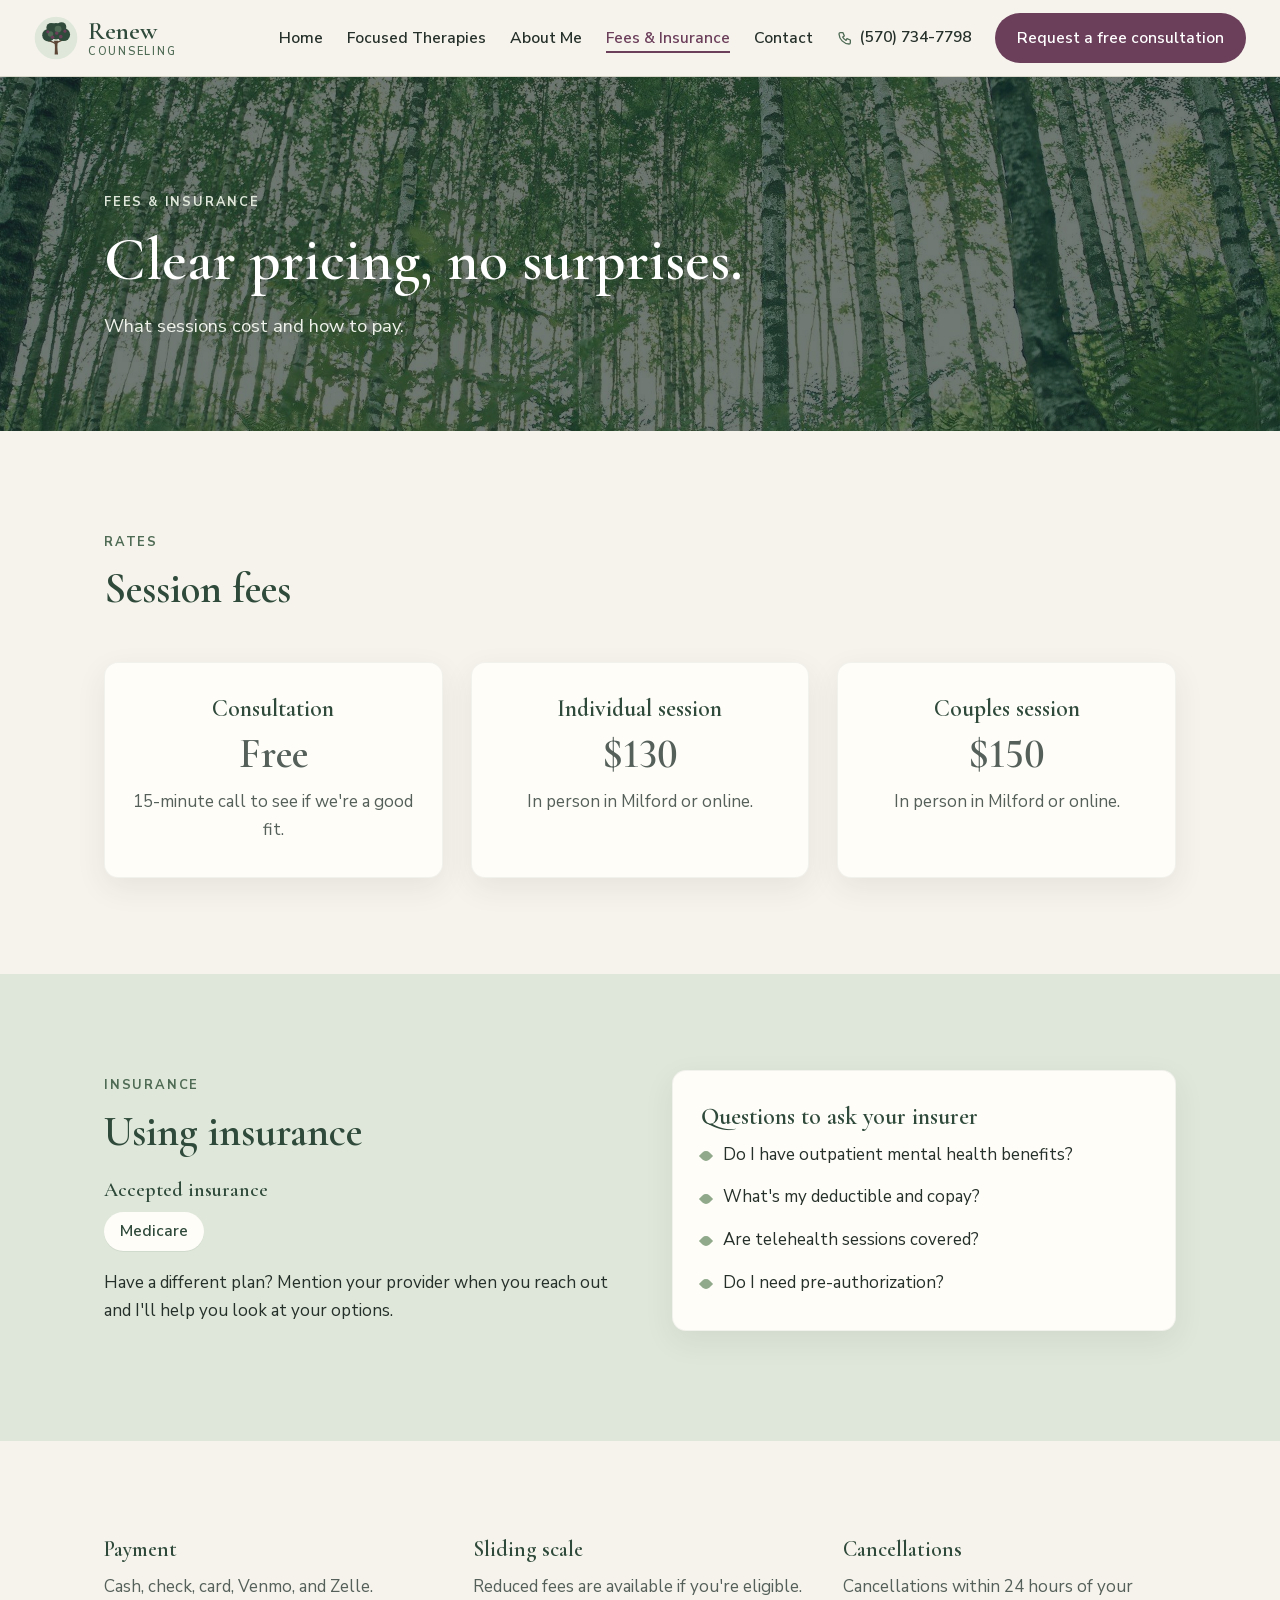
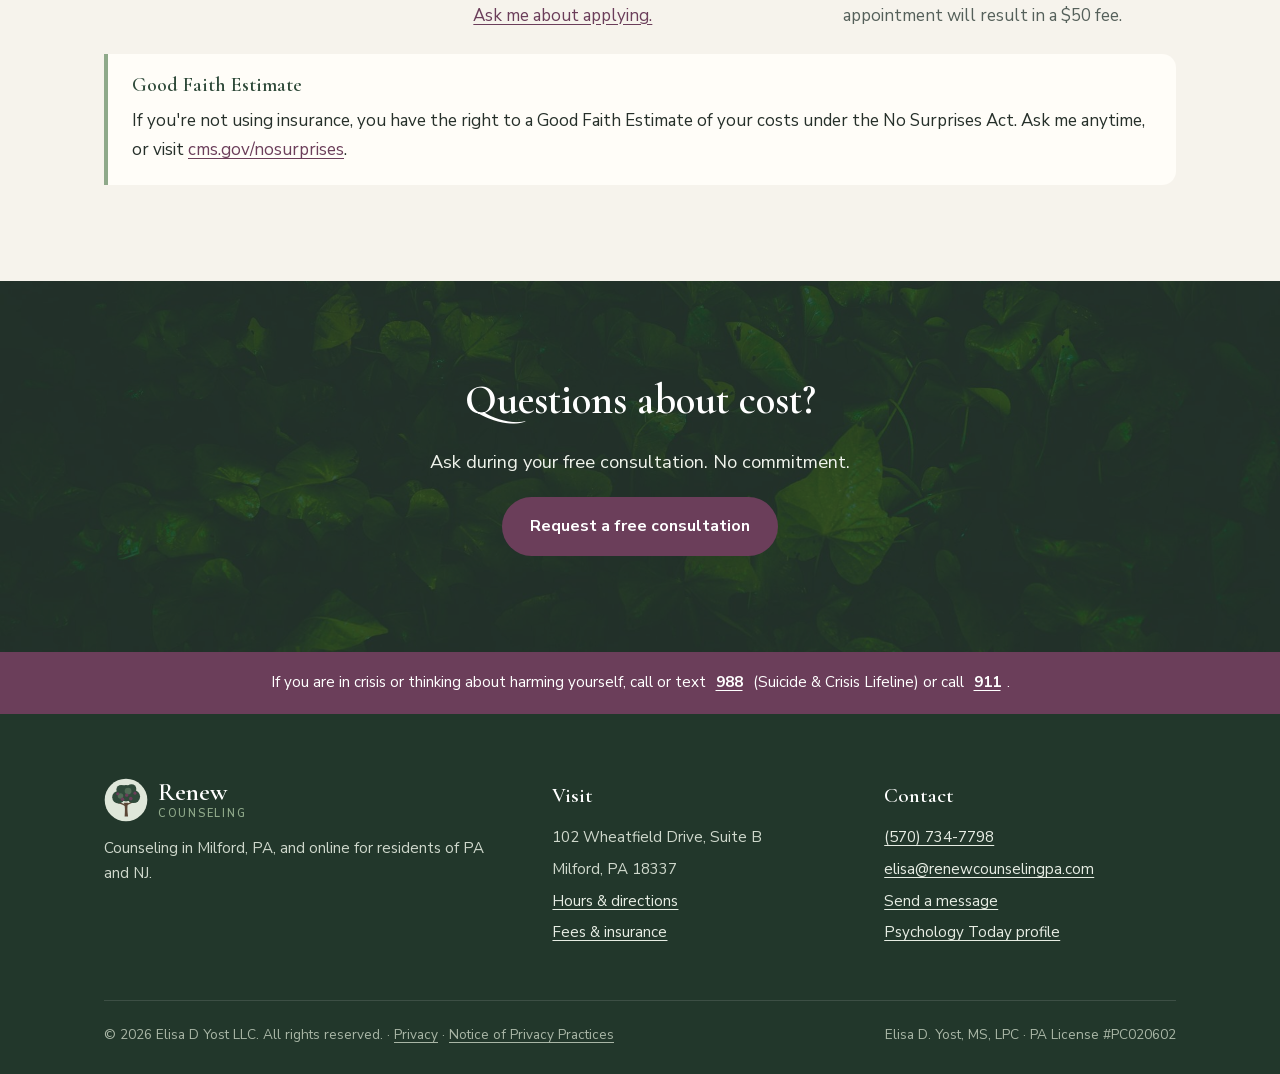
<file: fees.html>
<!doctype html>
<html lang="en" class="no-js">
<head>
  <meta charset="utf-8">
  <script>document.documentElement.classList.remove('no-js');</script>
  <meta name="viewport" content="width=device-width, initial-scale=1, viewport-fit=cover">
  <meta name="color-scheme" content="light only">
  <meta name="theme-color" content="#2f4a3a">
  <title>Fees &amp; Insurance | Renew Counseling, Milford PA</title>
  <meta name="description" content="Session fees ($130 individual, $150 couples), Medicare, sliding scale, and payment options for Renew Counseling in Milford, PA.">
  <link rel="icon" href="images/logo.svg" type="image/svg+xml">
  <link rel="icon" href="images/favicon-32.png" sizes="32x32" type="image/png">
  <link rel="icon" href="images/favicon-48.png" sizes="48x48" type="image/png">
  <link rel="apple-touch-icon" href="images/apple-touch-icon.png">
  <link rel="canonical" href="https://www.renewcounselingpa.com/fees.html">
  <meta property="og:type" content="website">
  <meta property="og:site_name" content="Renew Counseling">
  <meta property="og:title" content="Fees &amp; Insurance | Renew Counseling, Milford PA">
  <meta property="og:description" content="Session fees ($130 individual, $150 couples), Medicare, sliding scale, and payment options for Renew Counseling in Milford, PA.">
  <meta property="og:url" content="https://www.renewcounselingpa.com/fees.html">
  <meta property="og:image" content="https://www.renewcounselingpa.com/images/og-image.jpg">
  <meta property="og:image:width" content="1200">
  <meta property="og:image:height" content="630">
  <meta property="og:image:alt" content="Renew Counseling, Elisa D. Yost, MS, LPC, Milford PA">
  <meta name="twitter:card" content="summary_large_image">
  <link rel="preload" href="images/banner-canopy.jpg" as="image" fetchpriority="high">
  <link rel="preload" href="fonts/nunito-sans.woff2" as="font" type="font/woff2" crossorigin>
  <link rel="preload" href="fonts/cormorant-garamond.woff2" as="font" type="font/woff2" crossorigin>
  <link rel="stylesheet" href="css/styles.css">
</head>
<body>
  <a class="skip-link" href="#main">Skip to content</a>

  <header class="site-header">
    <div class="container header-inner">
      <a class="brand" href="index.html">
        <img src="images/logo.svg" alt="" width="44" height="44">
        <span class="brand-name">Renew<small>Counseling</small></span>
      </a>
      <button class="nav-toggle" aria-expanded="false" aria-controls="site-nav" aria-label="Open menu">
        <svg viewBox="0 0 24 24" fill="none" stroke="currentColor" stroke-width="2" stroke-linecap="round"><path d="M4 7h16M4 12h16M4 17h16"/></svg>
      </button>
      <nav class="site-nav" id="site-nav" aria-label="Main">
        <ul>
          <li><a href="index.html">Home</a></li>
          <li><a href="therapies.html">Focused Therapies</a></li>
          <li><a href="about.html">About Me</a></li>
          <li><a href="fees.html" aria-current="page">Fees &amp; Insurance</a></li>
          <li><a href="contact.html">Contact</a></li>
          <li class="nav-phone"><a href="tel:+15707347798"><svg viewBox="0 0 24 24" fill="none" stroke="currentColor" stroke-width="2" stroke-linecap="round" stroke-linejoin="round" aria-hidden="true"><path d="M5 4h4l2 5-2.5 1.5a11 11 0 0 0 5 5L15 13l5 2v4a2 2 0 0 1-2 2A16 16 0 0 1 3 6a2 2 0 0 1 2-2"/></svg>(570) 734-7798</a></li>
          <li><a class="btn btn-primary" href="contact.html#contact-form">Request a free consultation</a></li>
        </ul>
      </nav>
    </div>
  </header>

  <main id="main">
    <section class="page-banner" style="background-image:url('images/banner-canopy.jpg')">
      <div class="container">
        <span class="eyebrow">Fees &amp; Insurance</span>
        <h1>Clear pricing, no surprises.</h1>
        <p>What sessions cost and how to pay.</p>
      </div>
    </section>

    <section class="section">
      <div class="container">
        <div class="section-head">
          <span class="eyebrow">Rates</span>
          <h2>Session fees</h2>
        </div>
        <div class="card-grid price-grid">
          <article class="card price-card">
            <h3>Consultation</h3>
            <p class="price">Free</p>
            <p>15-minute call to see if we're a good fit.</p>
          </article>
          <article class="card price-card">
            <h3>Individual session</h3>
            <p class="price">$130</p>
            <p>In person in Milford or online.</p>
          </article>
          <article class="card price-card">
            <h3>Couples session</h3>
            <p class="price">$150</p>
            <p>In person in Milford or online.</p>
          </article>
        </div>
      </div>
    </section>

    <section class="section section-tint">
      <div class="container split" style="align-items:start">
        <div>
          <span class="eyebrow">Insurance</span>
          <h2>Using insurance</h2>
          <h3 class="sub">Accepted insurance</h3>
          <ul class="tags tags-lg"><li>Medicare</li></ul>
          <p>Have a different plan? Mention your provider when you reach out and I'll help you look at your options.</p>
        </div>
        <div class="card">
          <h3>Questions to ask your insurer</h3>
          <ul class="credentials">
            <li><span>Do I have outpatient mental health benefits?</span></li>
            <li><span>What's my deductible and copay?</span></li>
            <li><span>Are telehealth sessions covered?</span></li>
            <li><span>Do I need pre-authorization?</span></li>
          </ul>
        </div>
      </div>
    </section>

    <section class="section">
      <div class="container">
        <div class="fact-grid">
          <div>
            <h3>Payment</h3>
            <p>Cash, check, card, Venmo, and Zelle.</p>
          </div>
          <div>
            <h3>Sliding scale</h3>
            <p>Reduced fees are available if you're eligible. <a href="contact.html#contact-form">Ask me about applying.</a></p>
          </div>
          <div>
            <h3>Cancellations</h3>
            <p>Cancellations within 24 hours of your appointment will result in a $50 fee.</p>
          </div>
        </div>
        <div class="notice">
          <h3>Good Faith Estimate</h3>
          <p>If you're not using insurance, you have the right to a Good Faith Estimate of your costs under the No Surprises Act. Ask me anytime, or visit <a href="https://www.cms.gov/nosurprises" target="_blank" rel="noopener">cms.gov/nosurprises</a>.</p>
        </div>
      </div>
    </section>

    <section class="cta-band">
      <div class="container">
        <h2>Questions about cost?</h2>
        <p>Ask during your free consultation. No commitment.</p>
        <a class="btn btn-primary" href="contact.html#contact-form">Request a free consultation</a>
      </div>
    </section>
  </main>

  <div class="crisis-bar" role="note">
    If you are in crisis or thinking about harming yourself, call or text <a href="tel:988">988</a> (Suicide &amp; Crisis Lifeline) or call <a href="tel:911">911</a>.
  </div>
  <footer class="site-footer">
    <div class="container">
      <div class="footer-grid">
        <div>
          <a class="brand" href="index.html">
            <img src="images/logo.svg" alt="" width="44" height="44">
            <span class="brand-name">Renew<small>Counseling</small></span>
          </a>
          <p>Counseling in Milford, PA, and online for residents of PA and NJ.</p>
        </div>
        <div>
          <h4>Visit</h4>
          <ul>
            <li>102 Wheatfield Drive, Suite B</li>
            <li>Milford, PA 18337</li>
            <li><a href="contact.html">Hours &amp; directions</a></li>
            <li><a href="fees.html">Fees &amp; insurance</a></li>
          </ul>
        </div>
        <div>
          <h4>Contact</h4>
          <ul>
            <li><a href="tel:+15707347798">(570) 734-7798</a></li>
            <li><a href="mailto:elisa@renewcounselingpa.com">elisa@renewcounselingpa.com</a></li>
            <li><a href="contact.html#contact-form">Send a message</a></li>
            <li><a href="https://www.psychologytoday.com/us/therapists/elisa-d-yost-milford-pa/1815786" target="_blank" rel="noopener">Psychology Today profile</a></li>
          </ul>
        </div>
      </div>
      <div class="footer-bottom">
        <span>&copy; <span data-year>2026</span> Elisa D Yost LLC. All rights reserved. · <a href="privacy.html">Privacy</a> · <a href="privacy.html#npp">Notice of Privacy Practices</a></span>
        <span>Elisa D. Yost, MS, LPC · PA License #PC020602</span>
      </div>
    </div>
  </footer>

  <!-- Mobile quick-action bar (phones only) -->
  <nav class="mobile-bar" aria-label="Quick actions">
    <a href="tel:+15707347798" class="mobile-bar-call"><svg viewBox="0 0 24 24" fill="none" stroke="currentColor" stroke-width="2" stroke-linecap="round" stroke-linejoin="round" aria-hidden="true"><path d="M5 4h4l2 5-2.5 1.5a11 11 0 0 0 5 5L15 13l5 2v4a2 2 0 0 1-2 2A16 16 0 0 1 3 6a2 2 0 0 1 2-2"/></svg><span class="label-long">Call (570) 734-7798</span><span class="label-short">Call now</span></a>
    <a href="contact.html#contact-form" class="mobile-bar-book">Message</a>
  </nav>

  <script src="js/main.js" defer></script>
</body>
</html>
</file>
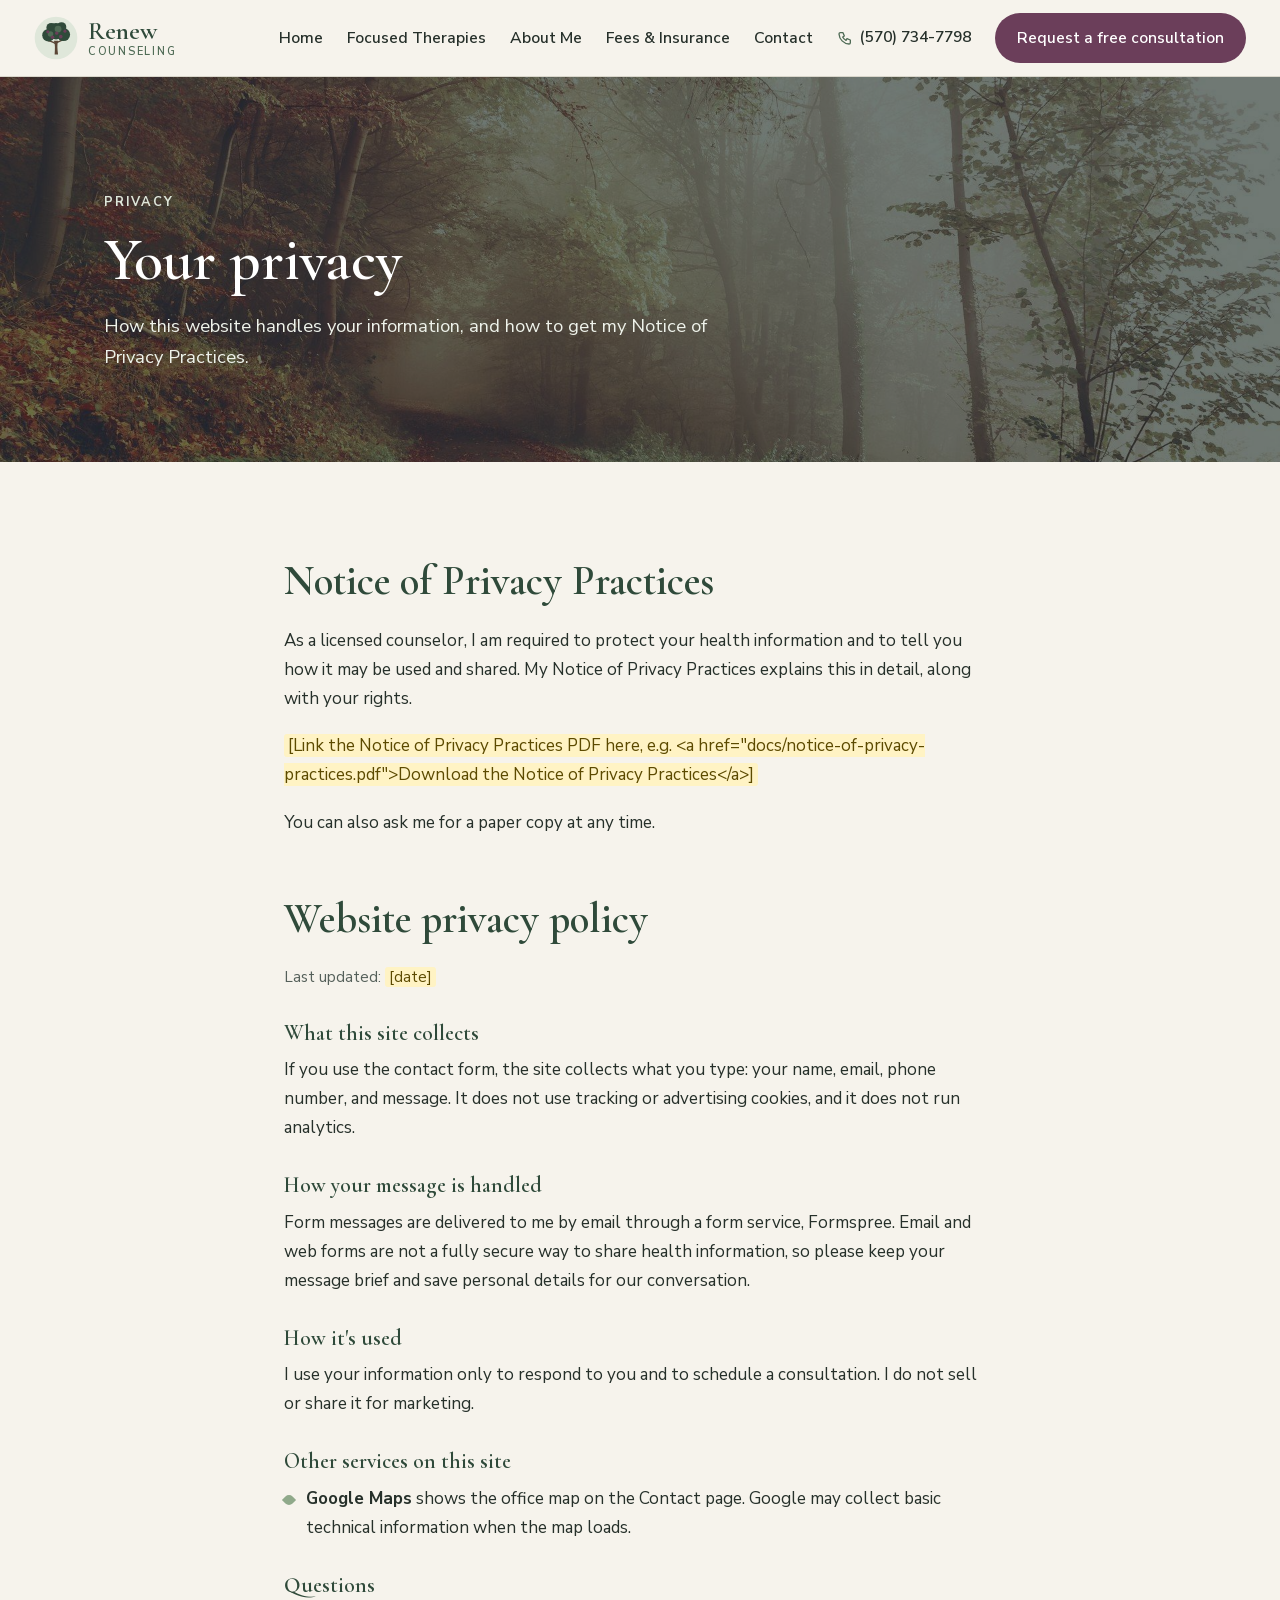
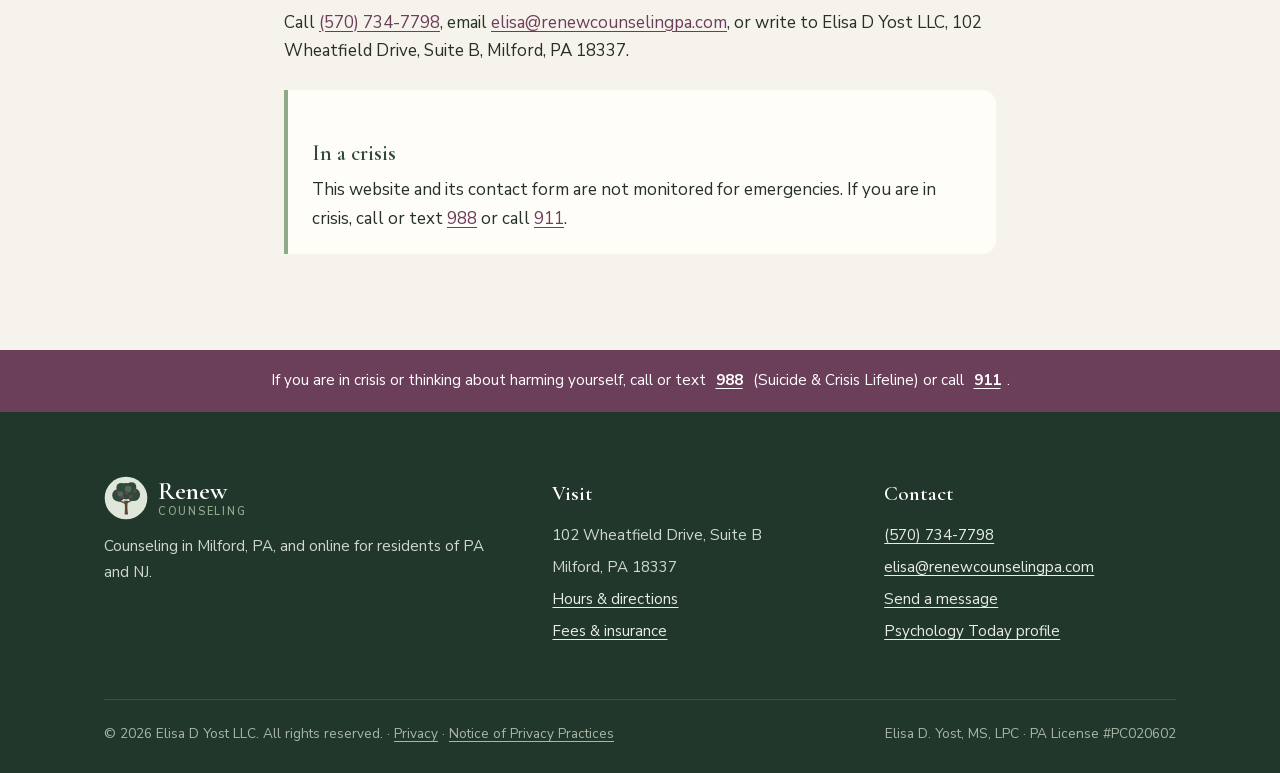
<file: privacy.html>
<!doctype html>
<html lang="en" class="no-js">
<head>
  <meta charset="utf-8">
  <script>document.documentElement.classList.remove('no-js');</script>
  <meta name="viewport" content="width=device-width, initial-scale=1, viewport-fit=cover">
  <meta name="color-scheme" content="light only">
  <meta name="theme-color" content="#2f4a3a">
  <title>Privacy | Renew Counseling</title>
  <meta name="description" content="How the Renew Counseling website handles your information, and how to get the Notice of Privacy Practices.">
  <link rel="icon" href="images/logo.svg" type="image/svg+xml">
  <link rel="icon" href="images/favicon-32.png" sizes="32x32" type="image/png">
  <link rel="icon" href="images/favicon-48.png" sizes="48x48" type="image/png">
  <link rel="apple-touch-icon" href="images/apple-touch-icon.png">
  <link rel="canonical" href="https://www.renewcounselingpa.com/privacy.html">
  <meta property="og:type" content="website">
  <meta property="og:site_name" content="Renew Counseling">
  <meta property="og:title" content="Privacy | Renew Counseling">
  <meta property="og:description" content="How the Renew Counseling website handles your information, and how to get the Notice of Privacy Practices.">
  <meta property="og:url" content="https://www.renewcounselingpa.com/privacy.html">
  <meta property="og:image" content="https://www.renewcounselingpa.com/images/og-image.jpg">
  <meta property="og:image:width" content="1200">
  <meta property="og:image:height" content="630">
  <meta property="og:image:alt" content="Renew Counseling, Elisa D. Yost, MS, LPC, Milford PA">
  <meta name="twitter:card" content="summary_large_image">
  <link rel="preload" href="images/banner-path.jpg" as="image" fetchpriority="high">
  <link rel="preload" href="fonts/nunito-sans.woff2" as="font" type="font/woff2" crossorigin>
  <link rel="preload" href="fonts/cormorant-garamond.woff2" as="font" type="font/woff2" crossorigin>
  <link rel="stylesheet" href="css/styles.css">
</head>
<body>
  <a class="skip-link" href="#main">Skip to content</a>

  <header class="site-header">
    <div class="container header-inner">
      <a class="brand" href="index.html">
        <img src="images/logo.svg" alt="" width="44" height="44">
        <span class="brand-name">Renew<small>Counseling</small></span>
      </a>
      <button class="nav-toggle" aria-expanded="false" aria-controls="site-nav" aria-label="Open menu">
        <svg viewBox="0 0 24 24" fill="none" stroke="currentColor" stroke-width="2" stroke-linecap="round"><path d="M4 7h16M4 12h16M4 17h16"/></svg>
      </button>
      <nav class="site-nav" id="site-nav" aria-label="Main">
        <ul>
          <li><a href="index.html">Home</a></li>
          <li><a href="therapies.html">Focused Therapies</a></li>
          <li><a href="about.html">About Me</a></li>
          <li><a href="fees.html">Fees &amp; Insurance</a></li>
          <li><a href="contact.html">Contact</a></li>
          <li class="nav-phone"><a href="tel:+15707347798"><svg viewBox="0 0 24 24" fill="none" stroke="currentColor" stroke-width="2" stroke-linecap="round" stroke-linejoin="round" aria-hidden="true"><path d="M5 4h4l2 5-2.5 1.5a11 11 0 0 0 5 5L15 13l5 2v4a2 2 0 0 1-2 2A16 16 0 0 1 3 6a2 2 0 0 1 2-2"/></svg>(570) 734-7798</a></li>
          <li><a class="btn btn-primary" href="contact.html#contact-form">Request a free consultation</a></li>
        </ul>
      </nav>
    </div>
  </header>

  <main id="main">
    <section class="page-banner" style="background-image:url('images/banner-path.jpg')">
      <div class="container">
        <span class="eyebrow">Privacy</span>
        <h1>Your privacy</h1>
        <p>How this website handles your information, and how to get my Notice of Privacy Practices.</p>
      </div>
    </section>

    <!-- TODO: Have Elisa review this page. It is a plain-language starting point, not legal advice. -->
    <section class="section">
      <div class="container prose">
        <h2 id="npp">Notice of Privacy Practices</h2>
        <p>As a licensed counselor, I am required to protect your health information and to tell you how it may be used and shared. My Notice of Privacy Practices explains this in detail, along with your rights.</p>
        <p><span class="tbd">[Link the Notice of Privacy Practices PDF here, e.g. &lt;a href="docs/notice-of-privacy-practices.pdf"&gt;Download the Notice of Privacy Practices&lt;/a&gt;]</span></p>
        <p>You can also ask me for a paper copy at any time.</p>

        <h2 id="website">Website privacy policy</h2>
        <p class="muted">Last updated: <span class="tbd">[date]</span></p>

        <h3>What this site collects</h3>
        <p>If you use the contact form, the site collects what you type: your name, email, phone number, and message. It does not use tracking or advertising cookies, and it does not run analytics.</p>

        <h3>How your message is handled</h3>
        <p>Form messages are delivered to me by email through a form service, Formspree. Email and web forms are not a fully secure way to share health information, so please keep your message brief and save personal details for our conversation.</p>

        <h3>How it's used</h3>
        <p>I use your information only to respond to you and to schedule a consultation. I do not sell or share it for marketing.</p>

        <h3>Other services on this site</h3>
        <ul class="credentials">
          <li><span><strong>Google Maps</strong> shows the office map on the Contact page. Google may collect basic technical information when the map loads.</span></li>
        </ul>

        <h3>Questions</h3>
        <p>Call <a href="tel:+15707347798">(570) 734-7798</a>, email <a href="mailto:elisa@renewcounselingpa.com">elisa@renewcounselingpa.com</a>, or write to Elisa D Yost LLC, 102 Wheatfield Drive, Suite B, Milford, PA 18337.</p>

        <div class="notice">
          <h3>In a crisis</h3>
          <p>This website and its contact form are not monitored for emergencies. If you are in crisis, call or text <a href="tel:988">988</a> or call <a href="tel:911">911</a>.</p>
        </div>
      </div>
    </section>
  </main>

  <div class="crisis-bar" role="note">
    If you are in crisis or thinking about harming yourself, call or text <a href="tel:988">988</a> (Suicide &amp; Crisis Lifeline) or call <a href="tel:911">911</a>.
  </div>
  <footer class="site-footer">
    <div class="container">
      <div class="footer-grid">
        <div>
          <a class="brand" href="index.html">
            <img src="images/logo.svg" alt="" width="44" height="44">
            <span class="brand-name">Renew<small>Counseling</small></span>
          </a>
          <p>Counseling in Milford, PA, and online for residents of PA and NJ.</p>
        </div>
        <div>
          <h4>Visit</h4>
          <ul>
            <li>102 Wheatfield Drive, Suite B</li>
            <li>Milford, PA 18337</li>
            <li><a href="contact.html">Hours &amp; directions</a></li>
            <li><a href="fees.html">Fees &amp; insurance</a></li>
          </ul>
        </div>
        <div>
          <h4>Contact</h4>
          <ul>
            <li><a href="tel:+15707347798">(570) 734-7798</a></li>
            <li><a href="mailto:elisa@renewcounselingpa.com">elisa@renewcounselingpa.com</a></li>
            <li><a href="contact.html#contact-form">Send a message</a></li>
            <li><a href="https://www.psychologytoday.com/us/therapists/elisa-d-yost-milford-pa/1815786" target="_blank" rel="noopener">Psychology Today profile</a></li>
          </ul>
        </div>
      </div>
      <div class="footer-bottom">
        <span>&copy; <span data-year>2026</span> Elisa D Yost LLC. All rights reserved. · <a href="privacy.html">Privacy</a> · <a href="privacy.html#npp">Notice of Privacy Practices</a></span>
        <span>Elisa D. Yost, MS, LPC · PA License #PC020602</span>
      </div>
    </div>
  </footer>

  <!-- Mobile quick-action bar (phones only) -->
  <nav class="mobile-bar" aria-label="Quick actions">
    <a href="tel:+15707347798" class="mobile-bar-call"><svg viewBox="0 0 24 24" fill="none" stroke="currentColor" stroke-width="2" stroke-linecap="round" stroke-linejoin="round" aria-hidden="true"><path d="M5 4h4l2 5-2.5 1.5a11 11 0 0 0 5 5L15 13l5 2v4a2 2 0 0 1-2 2A16 16 0 0 1 3 6a2 2 0 0 1 2-2"/></svg><span class="label-long">Call (570) 734-7798</span><span class="label-short">Call now</span></a>
    <a href="contact.html#contact-form" class="mobile-bar-book">Message</a>
  </nav>

  <script src="js/main.js" defer></script>
</body>
</html>
</file>
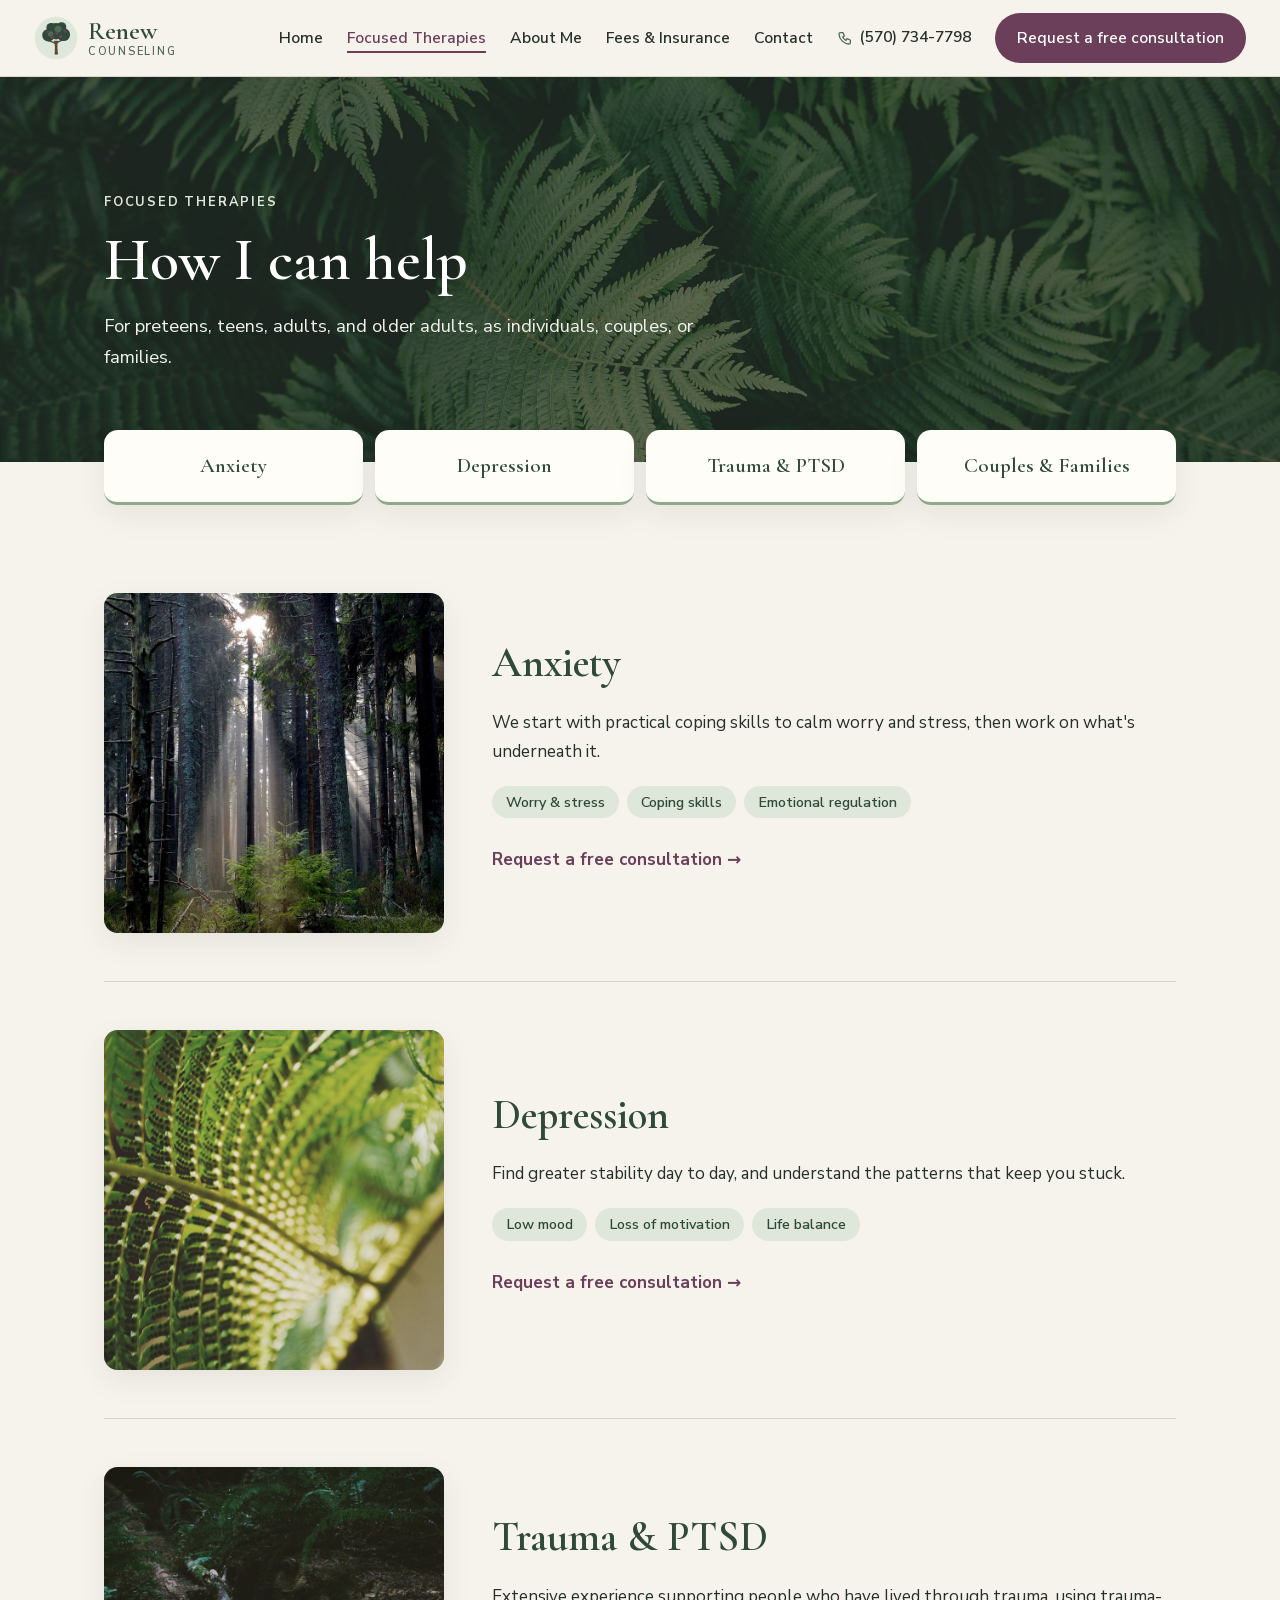
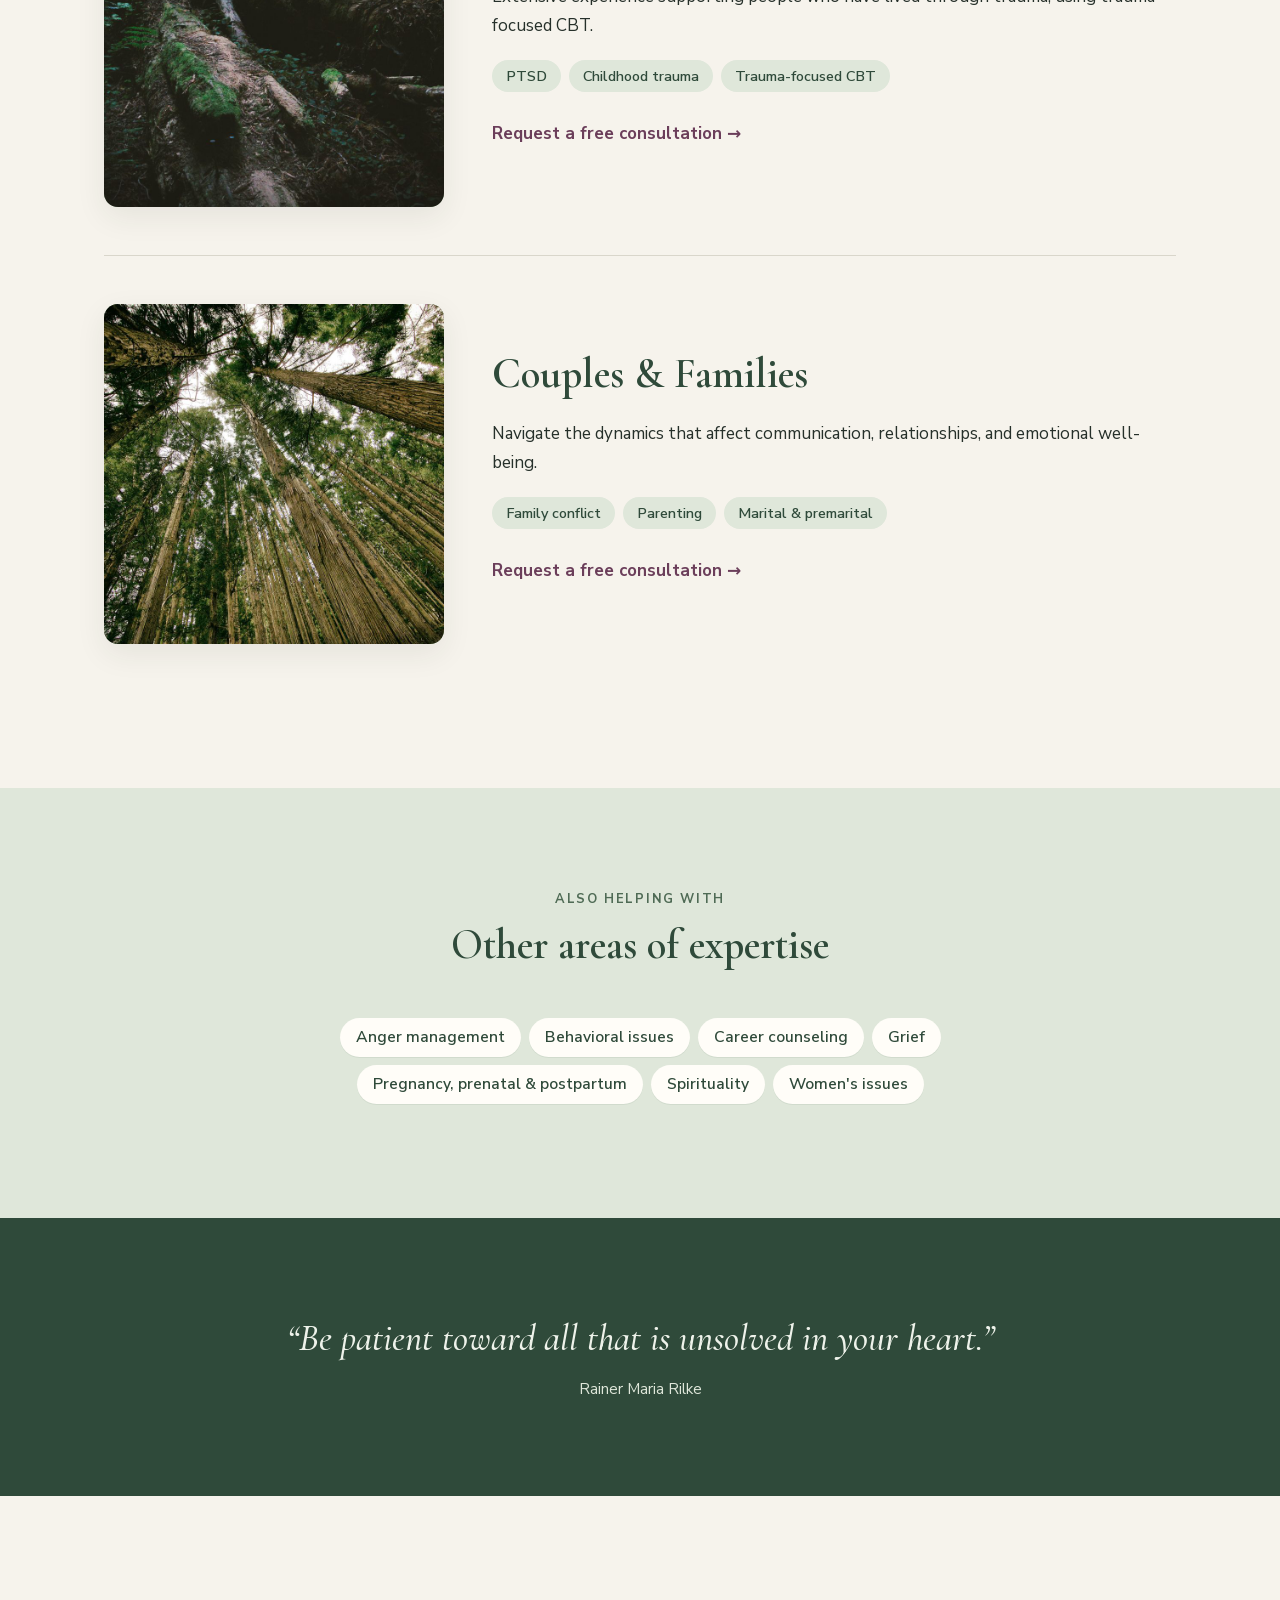
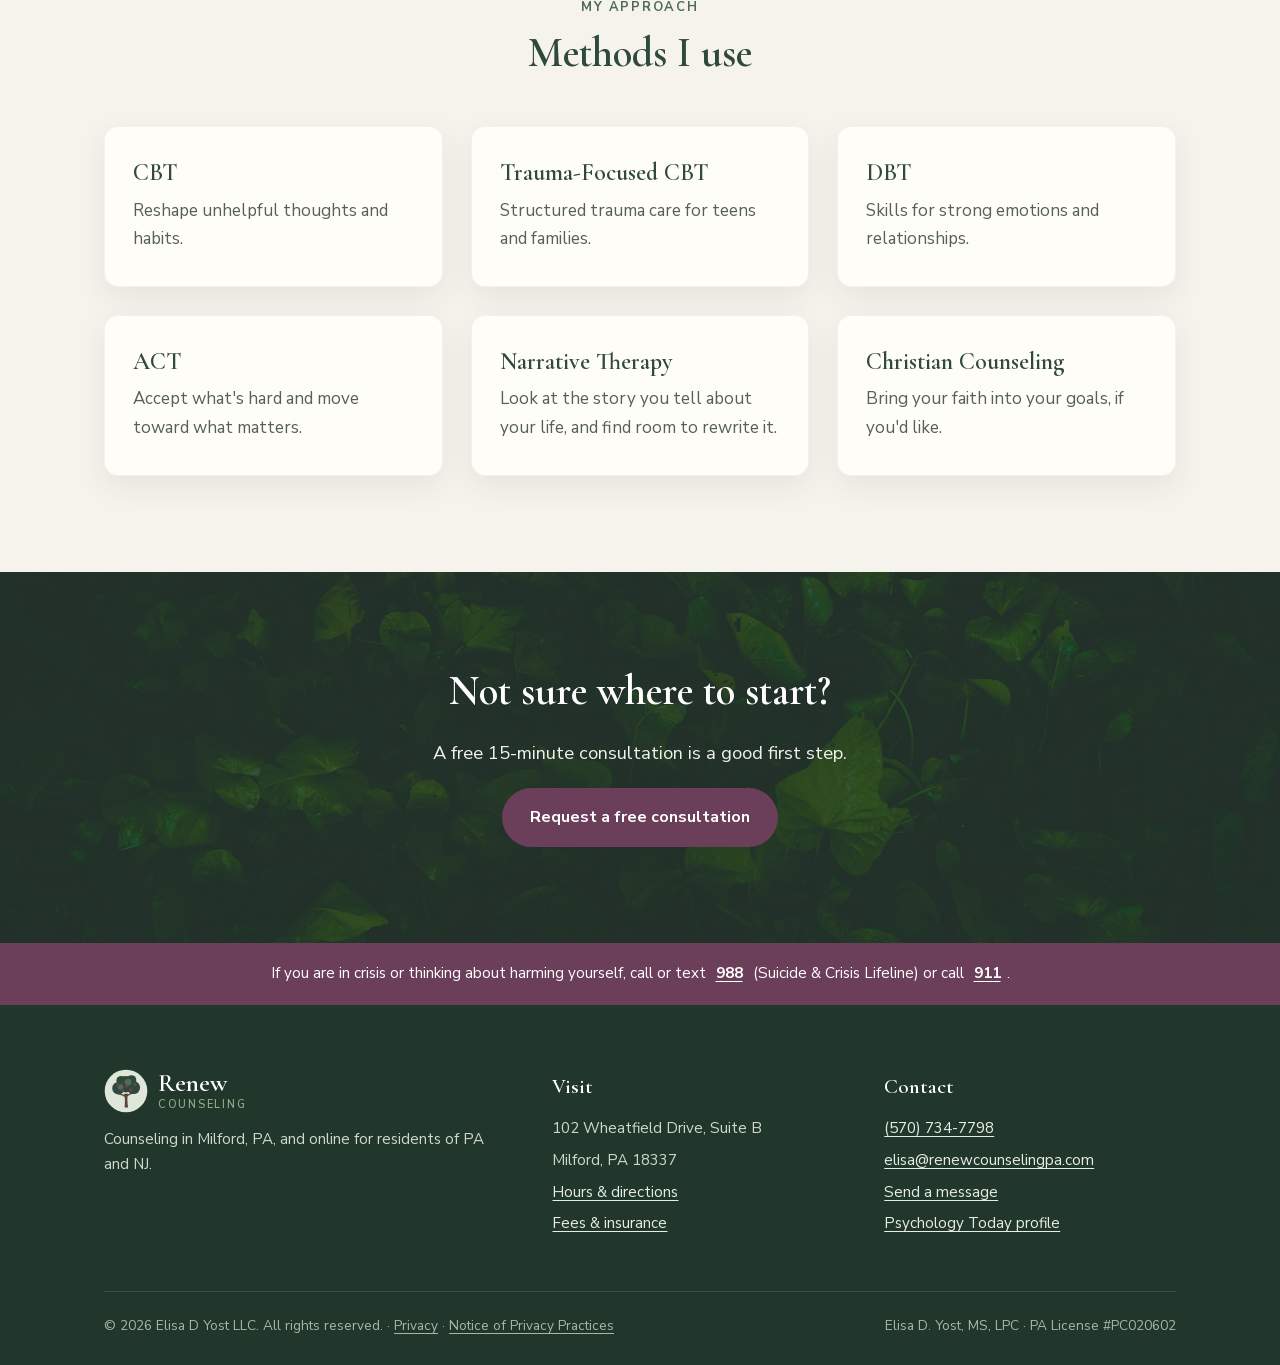
<file: therapies.html>
<!doctype html>
<html lang="en" class="no-js">
<head>
  <meta charset="utf-8">
  <script>document.documentElement.classList.remove('no-js');</script>
  <meta name="viewport" content="width=device-width, initial-scale=1, viewport-fit=cover">
  <meta name="color-scheme" content="light only">
  <meta name="theme-color" content="#2f4a3a">
  <title>Focused Therapies | Renew Counseling, Milford PA</title>
  <meta name="description" content="Counseling for anxiety, depression, trauma and PTSD, couples, and families in Milford, PA and online in PA and NJ.">
  <link rel="icon" href="images/logo.svg" type="image/svg+xml">
  <link rel="icon" href="images/favicon-32.png" sizes="32x32" type="image/png">
  <link rel="icon" href="images/favicon-48.png" sizes="48x48" type="image/png">
  <link rel="apple-touch-icon" href="images/apple-touch-icon.png">
  <link rel="canonical" href="https://www.renewcounselingpa.com/therapies.html">
  <meta property="og:type" content="website">
  <meta property="og:site_name" content="Renew Counseling">
  <meta property="og:title" content="Focused Therapies | Renew Counseling, Milford PA">
  <meta property="og:description" content="Counseling for anxiety, depression, trauma and PTSD, couples, and families in Milford, PA and online in PA and NJ.">
  <meta property="og:url" content="https://www.renewcounselingpa.com/therapies.html">
  <meta property="og:image" content="https://www.renewcounselingpa.com/images/og-image.jpg">
  <meta property="og:image:width" content="1200">
  <meta property="og:image:height" content="630">
  <meta property="og:image:alt" content="Renew Counseling, Elisa D. Yost, MS, LPC, Milford PA">
  <meta name="twitter:card" content="summary_large_image">
  <link rel="preload" href="images/banner-ferns.jpg" as="image" fetchpriority="high">
  <link rel="preload" href="fonts/nunito-sans.woff2" as="font" type="font/woff2" crossorigin>
  <link rel="preload" href="fonts/cormorant-garamond.woff2" as="font" type="font/woff2" crossorigin>
  <link rel="stylesheet" href="css/styles.css">
</head>
<body>
  <a class="skip-link" href="#main">Skip to content</a>

  <header class="site-header">
    <div class="container header-inner">
      <a class="brand" href="index.html">
        <img src="images/logo.svg" alt="" width="44" height="44">
        <span class="brand-name">Renew<small>Counseling</small></span>
      </a>
      <button class="nav-toggle" aria-expanded="false" aria-controls="site-nav" aria-label="Open menu">
        <svg viewBox="0 0 24 24" fill="none" stroke="currentColor" stroke-width="2" stroke-linecap="round"><path d="M4 7h16M4 12h16M4 17h16"/></svg>
      </button>
      <nav class="site-nav" id="site-nav" aria-label="Main">
        <ul>
          <li><a href="index.html">Home</a></li>
          <li><a href="therapies.html" aria-current="page">Focused Therapies</a></li>
          <li><a href="about.html">About Me</a></li>
          <li><a href="fees.html">Fees &amp; Insurance</a></li>
          <li><a href="contact.html">Contact</a></li>
          <li class="nav-phone"><a href="tel:+15707347798"><svg viewBox="0 0 24 24" fill="none" stroke="currentColor" stroke-width="2" stroke-linecap="round" stroke-linejoin="round" aria-hidden="true"><path d="M5 4h4l2 5-2.5 1.5a11 11 0 0 0 5 5L15 13l5 2v4a2 2 0 0 1-2 2A16 16 0 0 1 3 6a2 2 0 0 1 2-2"/></svg>(570) 734-7798</a></li>
          <li><a class="btn btn-primary" href="contact.html#contact-form">Request a free consultation</a></li>
        </ul>
      </nav>
    </div>
  </header>

  <main id="main">
    <section class="page-banner" style="background-image:url('images/banner-ferns.jpg')">
      <div class="container">
        <span class="eyebrow">Focused Therapies</span>
        <h1>How I can help</h1>
        <p>For preteens, teens, adults, and older adults, as individuals, couples, or families.</p>
      </div>
    </section>

    <!-- Quick links to each focus area -->
    <nav class="jump-grid container" aria-label="Focus areas">
      <a href="#anxiety">Anxiety</a>
      <a href="#depression">Depression</a>
      <a href="#trauma">Trauma &amp; PTSD</a>
      <a href="#families">Couples &amp; Families</a>
    </nav>

    <section class="section section-tight">
      <div class="container">
        <article class="therapy" id="anxiety">
          <div class="photo-frame"><img src="images/therapy-1.jpg" alt="Sunlight filtering through a quiet forest" loading="lazy" width="800" height="800"></div>
          <div>
            <h2>Anxiety</h2>
            <p>We start with practical coping skills to calm worry and stress, then work on what's underneath it.</p>
            <ul class="tags"><li>Worry &amp; stress</li><li>Coping skills</li><li>Emotional regulation</li></ul>
            <a class="text-cta" href="contact.html#contact-form">Request a free consultation →</a>
          </div>
        </article>

        <article class="therapy" id="depression">
          <div class="photo-frame"><img src="images/therapy-2.jpg" alt="Close-up of a green fern frond" loading="lazy" width="800" height="800"></div>
          <div>
            <h2>Depression</h2>
            <p>Find greater stability day to day, and understand the patterns that keep you stuck.</p>
            <ul class="tags"><li>Low mood</li><li>Loss of motivation</li><li>Life balance</li></ul>
            <a class="text-cta" href="contact.html#contact-form">Request a free consultation →</a>
          </div>
        </article>

        <article class="therapy" id="trauma">
          <div class="photo-frame"><img src="images/therapy-3.jpg" alt="A moss-covered fallen tree among ferns" loading="lazy" width="800" height="800"></div>
          <div>
            <h2>Trauma &amp; PTSD</h2>
            <p>Extensive experience supporting people who have lived through trauma, using trauma-focused CBT.</p>
            <ul class="tags"><li>PTSD</li><li>Childhood trauma</li><li>Trauma-focused CBT</li></ul>
            <a class="text-cta" href="contact.html#contact-form">Request a free consultation →</a>
          </div>
        </article>

        <article class="therapy" id="families">
          <div class="photo-frame"><img src="images/therapy-4.jpg" alt="Looking up at tall trees growing together toward the light" loading="lazy" width="800" height="800"></div>
          <div>
            <h2>Couples &amp; Families</h2>
            <p>Navigate the dynamics that affect communication, relationships, and emotional well-being.</p>
            <ul class="tags"><li>Family conflict</li><li>Parenting</li><li>Marital &amp; premarital</li></ul>
            <a class="text-cta" href="contact.html#contact-form">Request a free consultation →</a>
          </div>
        </article>
      </div>
    </section>

    <section class="section section-tint">
      <div class="container">
        <div class="section-head center">
          <span class="eyebrow">Also helping with</span>
          <h2>Other areas of expertise</h2>
        </div>
        <ul class="tags tags-lg tags-center">
          <li>Anger management</li><li>Behavioral issues</li><li>Career counseling</li><li>Grief</li>
          <li>Pregnancy, prenatal &amp; postpartum</li><li>Spirituality</li><li>Women's issues</li>
        </ul>
      </div>
    </section>

    <section class="section section-dark">
      <div class="container">
        <blockquote class="quote">
          “Be patient toward all that is unsolved in your heart.”
          <cite>Rainer Maria Rilke</cite>
        </blockquote>
      </div>
    </section>

    <section class="section">
      <div class="container">
        <div class="section-head center">
          <span class="eyebrow">My approach</span>
          <h2>Methods I use</h2>
        </div>
        <div class="card-grid">
          <article class="card"><h3>CBT</h3><p>Reshape unhelpful thoughts and habits.</p></article>
          <article class="card"><h3>Trauma-Focused CBT</h3><p>Structured trauma care for teens and families.</p></article>
          <article class="card"><h3>DBT</h3><p>Skills for strong emotions and relationships.</p></article>
          <article class="card"><h3>ACT</h3><p>Accept what's hard and move toward what matters.</p></article>
          <article class="card"><h3>Narrative Therapy</h3><p>Look at the story you tell about your life, and find room to rewrite it.</p></article>
          <article class="card"><h3>Christian Counseling</h3><p>Bring your faith into your goals, if you'd like.</p></article>
        </div>
      </div>
    </section>

    <section class="cta-band">
      <div class="container">
        <h2>Not sure where to start?</h2>
        <p>A free 15-minute consultation is a good first step.</p>
        <a class="btn btn-primary" href="contact.html#contact-form">Request a free consultation</a>
      </div>
    </section>
  </main>

  <div class="crisis-bar" role="note">
    If you are in crisis or thinking about harming yourself, call or text <a href="tel:988">988</a> (Suicide &amp; Crisis Lifeline) or call <a href="tel:911">911</a>.
  </div>
  <footer class="site-footer">
    <div class="container">
      <div class="footer-grid">
        <div>
          <a class="brand" href="index.html">
            <img src="images/logo.svg" alt="" width="44" height="44">
            <span class="brand-name">Renew<small>Counseling</small></span>
          </a>
          <p>Counseling in Milford, PA, and online for residents of PA and NJ.</p>
        </div>
        <div>
          <h4>Visit</h4>
          <ul>
            <li>102 Wheatfield Drive, Suite B</li>
            <li>Milford, PA 18337</li>
            <li><a href="contact.html">Hours &amp; directions</a></li>
            <li><a href="fees.html">Fees &amp; insurance</a></li>
          </ul>
        </div>
        <div>
          <h4>Contact</h4>
          <ul>
            <li><a href="tel:+15707347798">(570) 734-7798</a></li>
            <li><a href="mailto:elisa@renewcounselingpa.com">elisa@renewcounselingpa.com</a></li>
            <li><a href="contact.html#contact-form">Send a message</a></li>
            <li><a href="https://www.psychologytoday.com/us/therapists/elisa-d-yost-milford-pa/1815786" target="_blank" rel="noopener">Psychology Today profile</a></li>
          </ul>
        </div>
      </div>
      <div class="footer-bottom">
        <span>&copy; <span data-year>2026</span> Elisa D Yost LLC. All rights reserved. · <a href="privacy.html">Privacy</a> · <a href="privacy.html#npp">Notice of Privacy Practices</a></span>
        <span>Elisa D. Yost, MS, LPC · PA License #PC020602</span>
      </div>
    </div>
  </footer>

  <!-- Mobile quick-action bar (phones only) -->
  <nav class="mobile-bar" aria-label="Quick actions">
    <a href="tel:+15707347798" class="mobile-bar-call"><svg viewBox="0 0 24 24" fill="none" stroke="currentColor" stroke-width="2" stroke-linecap="round" stroke-linejoin="round" aria-hidden="true"><path d="M5 4h4l2 5-2.5 1.5a11 11 0 0 0 5 5L15 13l5 2v4a2 2 0 0 1-2 2A16 16 0 0 1 3 6a2 2 0 0 1 2-2"/></svg><span class="label-long">Call (570) 734-7798</span><span class="label-short">Call now</span></a>
    <a href="contact.html#contact-form" class="mobile-bar-book">Message</a>
  </nav>

  <script src="js/main.js" defer></script>
</body>
</html>
</file>
<file: css/styles.css>
/* =========================================================
   Renew Counseling — site styles
   Colors are defined once here; change them to re-theme the site.
   ========================================================= */
/* Fonts are hosted on this site (fonts/), not loaded from Google, so visitors' browsers
   make no requests to Google for them. Both are SIL Open Font License; see fonts/OFL-*.txt. */
@font-face {
  font-family: "Cormorant Garamond";
  font-style: normal;
  font-weight: 500 600;
  font-display: swap;
  src: url("../fonts/cormorant-garamond.woff2") format("woff2");
}
@font-face {
  font-family: "Cormorant Garamond";
  font-style: italic;
  font-weight: 500;
  font-display: swap;
  src: url("../fonts/cormorant-garamond-italic.woff2") format("woff2");
}
@font-face {
  font-family: "Nunito Sans";
  font-style: normal;
  font-weight: 400 700;
  font-display: swap;
  src: url("../fonts/nunito-sans.woff2") format("woff2");
}

:root {
  --fig-leaf: #2f4a3a;      /* deep green: headings, header, footer */
  --fig-leaf-dark: #22372b;
  --moss: #4f6b55;          /* mid green */
  --sage: #8fa98a;          /* soft green accents */
  --sage-light: #dfe7da;    /* tinted section backgrounds */
  --cream: #f6f3ec;         /* page background */
  --paper: #fffdf8;         /* cards */
  --plum: #6b3e5a;          /* fig-fruit accent: buttons, links */
  --plum-dark: #55304a;
  --ink: #26302a;           /* body text */
  --ink-soft: #55605a;
  --line: #d9d6cb;

  --font-serif: "Cormorant Garamond", Georgia, "Times New Roman", serif;
  --font-sans: "Nunito Sans", "Segoe UI", system-ui, -apple-system, sans-serif;

  --radius: 14px;
  --shadow: 0 10px 30px rgba(34, 55, 43, 0.08);
  --max: 1120px;
}

*,
*::before,
*::after { box-sizing: border-box; }

html { scroll-behavior: smooth; }

body {
  margin: 0;
  background: var(--cream);
  color: var(--ink);
  font-family: var(--font-sans);
  font-size: 1.0625rem;
  line-height: 1.7;
  -webkit-font-smoothing: antialiased;
}

img { max-width: 100%; display: block; }

h1, h2, h3 {
  font-family: var(--font-serif);
  color: var(--fig-leaf);
  font-weight: 600;
  line-height: 1.15;
  margin: 0 0 0.5em;
}
h1 { font-size: clamp(2.4rem, 5vw, 3.75rem); }
h2 { font-size: clamp(1.9rem, 3.5vw, 2.6rem); }
h3 { font-size: 1.5rem; }
p { margin: 0 0 1.1em; }

a { color: var(--plum); text-underline-offset: 3px; }
a:hover { color: var(--plum-dark); }

:focus-visible {
  outline: 3px solid var(--plum);
  outline-offset: 3px;
  border-radius: 4px;
}

.container {
  width: 100%;
  max-width: var(--max);
  margin: 0 auto;
  padding: 0 24px;
}

.skip-link {
  position: absolute;
  left: -999px;
  top: 8px;
  background: var(--paper);
  padding: 8px 16px;
  z-index: 100;
}
.skip-link:focus { left: 8px; }

.eyebrow {
  display: inline-block;
  font-size: 0.8rem;
  font-weight: 700;
  letter-spacing: 0.14em;
  text-transform: uppercase;
  color: var(--moss);
  margin-bottom: 0.75rem;
}

/* ---------- Buttons ---------- */
.btn {
  display: inline-block;
  padding: 0.85rem 1.6rem;
  border-radius: 999px;
  font-weight: 700;
  font-size: 1rem;
  text-decoration: none;
  border: 2px solid transparent;
  cursor: pointer;
  transition: background 0.2s, color 0.2s, border-color 0.2s, transform 0.2s;
  font-family: var(--font-sans);
}
.btn:hover { transform: translateY(-1px); }
.btn-primary { background: var(--plum); color: #fff; }
.btn-primary:hover { background: var(--plum-dark); color: #fff; }
.btn-outline { border-color: currentColor; color: var(--fig-leaf); background: transparent; }
.btn-outline:hover { background: var(--fig-leaf); color: #fff; border-color: var(--fig-leaf); }
.btn-light { border-color: #fff; color: #fff; background: transparent; }
.btn-light:hover { background: #fff; color: var(--fig-leaf); }

/* ---------- Header ---------- */
.site-header {
  position: sticky;
  top: 0;
  z-index: 50;
  background: rgba(246, 243, 236, 0.94);
  backdrop-filter: blur(8px);
  border-bottom: 1px solid var(--line);
}
.header-inner {
  display: flex;
  align-items: center;
  justify-content: space-between;
  min-height: 76px;
  gap: 16px;
}
.brand {
  display: flex;
  align-items: center;
  gap: 10px;
  text-decoration: none;
  color: var(--fig-leaf);
}
.brand img { width: 44px; height: 44px; }
.brand-name {
  font-family: var(--font-serif);
  font-size: 1.6rem;
  font-weight: 600;
  line-height: 1;
}
.brand-name small {
  display: block;
  font-family: var(--font-sans);
  font-size: 0.68rem;
  letter-spacing: 0.16em;
  text-transform: uppercase;
  color: var(--moss);
  margin-top: 4px;
}

.nav-toggle {
  display: none;
  background: none;
  border: 0;
  padding: 8px;
  cursor: pointer;
  color: var(--fig-leaf);
}
.nav-toggle svg { width: 28px; height: 28px; }

.site-nav ul {
  list-style: none;
  display: flex;
  align-items: center;
  gap: 28px;
  margin: 0;
  padding: 0;
}
.site-nav a {
  text-decoration: none;
  color: var(--ink);
  font-weight: 600;
  font-size: 0.98rem;
}
.site-nav a:hover,
.site-nav a[aria-current="page"] { color: var(--plum); }
.site-nav a[aria-current="page"] {
  text-decoration: underline;
  text-decoration-thickness: 2px;
  text-underline-offset: 8px;
}
.site-nav .btn { color: #fff; padding: 0.6rem 1.25rem; }
.site-nav .btn:hover { color: #fff; }

@media (max-width: 1000px) {
  .nav-toggle { display: block; }
  .site-nav {
    position: absolute;
    top: 100%;
    left: 0;
    right: 0;
    background: var(--cream);
    border-bottom: 1px solid var(--line);
    display: none;
  }
  .site-nav.open { display: block; }
  .site-nav ul {
    flex-direction: column;
    align-items: stretch;
    gap: 0;
    padding: 8px 24px 20px;
  }
  .site-nav li a { display: block; padding: 12px 0; }
  .site-nav li .btn { text-align: center; margin-top: 8px; }
}

/* ---------- Hero ---------- */
.hero {
  position: relative;
  min-height: min(82vh, 720px);
  display: flex;
  align-items: center;
  color: #fff;
  background: var(--fig-leaf) url("../images/hero-forest.jpg") center / cover no-repeat;
}
.hero::before {
  content: "";
  position: absolute;
  inset: 0;
  background: linear-gradient(100deg, rgba(25, 40, 31, 0.82) 0%, rgba(25, 40, 31, 0.55) 55%, rgba(25, 40, 31, 0.2) 100%);
}
.hero .container { position: relative; padding-top: 80px; padding-bottom: 80px; }
.hero h1 { color: #fff; max-width: 17ch; }
.hero p { font-size: 1.2rem; max-width: 34rem; color: #eef2ea; }
.hero .eyebrow { color: var(--sage-light); }
.hero-actions { display: flex; flex-wrap: wrap; gap: 14px; margin-top: 1.75rem; }

/* Smaller banner for inner pages */
.page-banner {
  position: relative;
  color: #fff;
  padding: 110px 0 90px;
  background: var(--fig-leaf) center / cover no-repeat;
}
.page-banner::before {
  content: "";
  position: absolute;
  inset: 0;
  background: rgba(25, 40, 31, 0.62);
}
.page-banner .container { position: relative; }
.page-banner h1 { color: #fff; margin-bottom: 0.25em; }
.page-banner p { font-size: 1.15rem; max-width: 40rem; color: #eef2ea; margin: 0; }
.page-banner .eyebrow { color: var(--sage-light); }

/* ---------- Sections ---------- */
.section { padding: 96px 0; }
.section-tint { background: var(--sage-light); }
.section-dark { background: var(--fig-leaf); color: #eef2ea; }
.section-dark h2, .section-dark h3 { color: #fff; }
.section-head { max-width: 640px; margin-bottom: 48px; }
.section-head.center { text-align: center; margin-left: auto; margin-right: auto; }
.lead { font-size: 1.2rem; color: var(--ink-soft); }

.split {
  display: grid;
  grid-template-columns: 1fr 1fr;
  gap: 64px;
  align-items: center;
}
.split.reverse > :first-child { order: 2; }
@media (max-width: 860px) {
  .split { grid-template-columns: 1fr; gap: 40px; }
  .split.reverse > :first-child { order: 0; }
  .section { padding: 72px 0; }
}

.photo-frame {
  border-radius: var(--radius);
  overflow: hidden;
  box-shadow: var(--shadow);
  aspect-ratio: 4 / 5;
  background: var(--sage);
}
.photo-frame img { width: 100%; height: 100%; object-fit: cover; }
.photo-frame.wide { aspect-ratio: 4 / 3; }
.photo-frame.arch { border-radius: 999px 999px var(--radius) var(--radius); }

/* ---------- Cards ---------- */
.card-grid {
  display: grid;
  grid-template-columns: repeat(auto-fill, minmax(290px, 1fr));
  gap: 28px;
}
.card {
  background: var(--paper);
  border-radius: var(--radius);
  padding: 32px 28px;
  box-shadow: var(--shadow);
  border: 1px solid rgba(47, 74, 58, 0.06);
}
.card h3 { margin-bottom: 0.4em; }
.card p { color: var(--ink-soft); margin-bottom: 0; }
.card-icon {
  width: 52px;
  height: 52px;
  border-radius: 50%;
  background: var(--sage-light);
  color: var(--fig-leaf);
  display: grid;
  place-items: center;
  margin-bottom: 18px;
}
.card-icon svg { width: 26px; height: 26px; }

/* Therapies page: alternating detail rows */
.therapy {
  display: grid;
  grid-template-columns: 340px 1fr;
  gap: 48px;
  align-items: center;
  padding: 48px 0;
  border-bottom: 1px solid var(--line);
}
.therapy:last-child { border-bottom: 0; }
.therapy .photo-frame { aspect-ratio: 1 / 1; }
.therapy ul { margin: 0 0 1em; padding-left: 1.2em; color: var(--ink-soft); }
@media (max-width: 760px) {
  .therapy { grid-template-columns: 1fr; gap: 24px; }
  .therapy .photo-frame { aspect-ratio: 16 / 9; }
}

/* ---------- Quote ---------- */
.quote {
  font-family: var(--font-serif);
  font-size: clamp(1.6rem, 3vw, 2.3rem);
  line-height: 1.35;
  max-width: 820px;
  margin: 0 auto;
  text-align: center;
  font-style: italic;
}
.quote cite {
  display: block;
  font-family: var(--font-sans);
  font-style: normal;
  font-size: 0.95rem;
  margin-top: 1rem;
  color: var(--sage-light);
}

/* ---------- CTA band ---------- */
.cta-band {
  position: relative;
  padding: 96px 0;
  text-align: center;
  color: #fff;
  background: var(--moss) url("../images/cta-leaves.jpg") center / cover no-repeat;
}
.cta-band::before {
  content: "";
  position: absolute;
  inset: 0;
  background: rgba(34, 55, 43, 0.72);
}
.cta-band .container { position: relative; max-width: 720px; }
.cta-band h2 { color: #fff; }
.cta-band p { color: #eef2ea; font-size: 1.15rem; }

/* ---------- About ---------- */
.credentials {
  list-style: none;
  padding: 0;
  margin: 0;
  display: grid;
  gap: 14px;
}
.credentials li {
  display: flex;
  gap: 12px;
  align-items: flex-start;
}
.credentials li::before {
  content: "";
  flex: none;
  width: 10px;
  height: 10px;
  margin-top: 0.6em;
  border-radius: 50% 0;
  background: var(--sage);
  transform: rotate(45deg);
}

/* ---------- Contact ---------- */
.contact-grid {
  display: grid;
  grid-template-columns: 1fr 1.25fr;
  gap: 56px;
  align-items: start;
}
@media (max-width: 900px) { .contact-grid { grid-template-columns: 1fr; } }

.info-list { list-style: none; padding: 0; margin: 0 0 32px; }
.info-list li {
  display: flex;
  gap: 16px;
  padding: 18px 0;
  border-bottom: 1px solid var(--line);
}
.info-list li:first-child { padding-top: 0; }
.info-list .card-icon { margin: 0; flex: none; width: 44px; height: 44px; }
.info-list .card-icon svg { width: 22px; height: 22px; }
.info-list strong { display: block; color: var(--fig-leaf); }

.hours { width: 100%; border-collapse: collapse; }
.hours td { padding: 4px 0; }
.hours td:last-child { text-align: right; color: var(--ink-soft); white-space: nowrap; padding-left: 12px; }
@media (max-width: 560px) { .hours { font-size: 0.92rem; } }

.map-embed {
  border-radius: var(--radius);
  overflow: hidden;
  box-shadow: var(--shadow);
  aspect-ratio: 16 / 10;
  background: var(--sage-light);
}
.map-embed iframe { width: 100%; height: 100%; border: 0; display: block; }

.form-card {
  background: var(--paper);
  border-radius: var(--radius);
  padding: 40px;
  box-shadow: var(--shadow);
}
@media (max-width: 560px) { .form-card { padding: 28px 20px; } }

.form-row {
  display: grid;
  grid-template-columns: 1fr 1fr;
  gap: 18px;
}
@media (max-width: 560px) { .form-row { grid-template-columns: 1fr; } }

.field { margin-bottom: 18px; }
.field label {
  display: block;
  font-weight: 700;
  font-size: 0.92rem;
  margin-bottom: 6px;
  color: var(--fig-leaf);
}
.field .req { color: var(--plum); }
.field input,
.field textarea {
  width: 100%;
  padding: 0.8rem 1rem;
  font: inherit;
  font-size: 1rem;
  color: var(--ink);
  background: var(--cream);
  border: 1.5px solid var(--line);
  border-radius: 10px;
  transition: border-color 0.2s, background 0.2s;
}
.field input:focus,
.field textarea:focus {
  outline: none;
  border-color: var(--moss);
  background: #fff;
  box-shadow: 0 0 0 3px rgba(143, 169, 138, 0.35);
}
.field textarea { min-height: 150px; resize: vertical; }
.field .hint { font-size: 0.88rem; color: var(--ink-soft); margin: 6px 0 0; }

.form-note {
  font-size: 0.88rem;
  color: var(--ink-soft);
  background: var(--sage-light);
  border-radius: 10px;
  padding: 12px 16px;
  margin: 4px 0 22px;
}
.form-status { margin-top: 16px; font-weight: 600; }
.form-status.success { color: var(--moss); }
.form-status.error { color: #a03636; }
.email-choices { display: flex; flex-wrap: wrap; gap: 10px; margin-top: 12px; }
.email-choices .btn { padding: 0.55rem 1.1rem; }
.hp-field { position: absolute; left: -9999px; }

/* ---------- Notices ---------- */
.notice {
  border-left: 4px solid var(--sage);
  background: var(--paper);
  padding: 20px 24px;
  border-radius: 0 var(--radius) var(--radius) 0;
  margin-top: 24px;
}
.notice h3 { font-size: 1.25rem; }
.notice p:last-child { margin-bottom: 0; }

/* ---------- Footer ---------- */
.crisis-bar {
  background: var(--plum);
  color: #fff;
  text-align: center;
  padding: 14px 24px;
  font-size: 0.95rem;
}
.crisis-bar a { color: #fff; font-weight: 700; }

.site-footer {
  background: var(--fig-leaf-dark);
  color: #cfd8cc;
  padding: 64px 0 28px;
  font-size: 0.95rem;
}
.footer-grid {
  display: grid;
  grid-template-columns: 1.4fr 1fr 1fr;
  gap: 40px;
}
@media (max-width: 760px) { .footer-grid { grid-template-columns: 1fr; } }
.site-footer h4 {
  color: #fff;
  font-family: var(--font-serif);
  font-size: 1.3rem;
  font-weight: 600;
  margin: 0 0 12px;
}
.site-footer a { color: #e7ede4; }
.site-footer ul { list-style: none; margin: 0; padding: 0; }
.site-footer li { margin-bottom: 6px; }
.site-footer .brand { color: #fff; margin-bottom: 14px; }
.site-footer .brand-name small { color: var(--sage); }
.footer-bottom {
  border-top: 1px solid rgba(255, 255, 255, 0.12);
  margin-top: 48px;
  padding-top: 22px;
  display: flex;
  flex-wrap: wrap;
  justify-content: space-between;
  gap: 12px;
  font-size: 0.85rem;
  color: #a9b6a6;
}

/* ---------- Placeholder text marker (remove once real content is in) ---------- */
.tbd { background: #fff3c4; color: #5c4a00; padding: 0 4px; border-radius: 3px; }

@media (prefers-reduced-motion: reduce) {
  html { scroll-behavior: auto; }
  .btn { transition: none; }
  .btn:hover { transform: none; }
}

/* ---------- v2 additions ---------- */
.btn-row { display: flex; flex-wrap: wrap; gap: 12px; margin-top: 8px; }
.section-tight { padding-top: 40px; }

.card-grid.four { grid-template-columns: repeat(4, 1fr); gap: 22px; }
@media (max-width: 960px) { .card-grid.four { grid-template-columns: repeat(2, 1fr); } }
@media (max-width: 520px) { .card-grid.four { grid-template-columns: 1fr; } }
.card-link {
  display: flex;
  flex-direction: column;
  text-decoration: none;
  color: inherit;
  transition: transform 0.2s, box-shadow 0.2s;
}
.card-link:hover { transform: translateY(-4px); box-shadow: 0 16px 36px rgba(34, 55, 43, 0.14); color: inherit; }
.card-link .more { margin-top: auto; padding-top: 14px; color: var(--plum); font-weight: 700; font-size: 0.95rem; }

.steps { list-style: none; counter-reset: step; padding: 0; margin: 0 0 28px; display: grid; gap: 14px; }
.steps li { counter-increment: step; display: flex; align-items: center; gap: 14px; }
.steps li::before {
  content: counter(step);
  flex: none;
  width: 36px; height: 36px;
  border-radius: 50%;
  background: var(--sage-light);
  color: var(--fig-leaf);
  font-weight: 700;
  display: grid; place-items: center;
}

.quote-sm { font-size: clamp(1.4rem, 2.6vw, 2rem); margin-bottom: 28px; }

.jump-grid {
  display: grid;
  grid-template-columns: repeat(4, 1fr);
  gap: 12px;
  margin-top: -32px;
  position: relative;
  z-index: 2;
}
.jump-grid a {
  background: var(--paper);
  box-shadow: var(--shadow);
  border-radius: var(--radius);
  padding: 18px 12px;
  text-align: center;
  font-family: var(--font-serif);
  font-size: 1.3rem;
  font-weight: 600;
  color: var(--fig-leaf);
  text-decoration: none;
  border-bottom: 3px solid var(--sage);
}
.jump-grid a:hover { border-bottom-color: var(--plum); color: var(--plum); }
@media (max-width: 700px) { .jump-grid { grid-template-columns: repeat(2, 1fr); } }
.therapy { scroll-margin-top: 90px; }

.tags { list-style: none; padding: 0 !important; margin: 0 0 18px !important; display: flex; flex-wrap: wrap; gap: 8px; }
.tags li { background: var(--sage-light); color: var(--fig-leaf); border-radius: 999px; padding: 4px 14px; font-size: 0.9rem; font-weight: 600; }
.text-cta { font-weight: 700; text-decoration: none; }
.text-cta:hover { text-decoration: underline; }

.mini-profile { display: flex; align-items: center; gap: 16px; margin-bottom: 18px; }
.mini-profile img { width: 72px; height: 72px; border-radius: 50%; object-fit: cover; flex: none; border: 3px solid var(--sage-light); }
.mini-profile h2 { font-size: 1.8rem; margin: 0; }
.mini-profile p { margin: 0; color: var(--ink-soft); }

/* ---------- v3: fees, office details ---------- */
.section-tight-y { padding: 56px 0; }
.muted { color: var(--ink-soft); font-size: 0.95rem; }
h3.sub { font-size: 1.25rem; margin: 22px 0 10px; }
.tags-lg li { font-size: 0.98rem; padding: 6px 16px; }

.price-grid { grid-template-columns: repeat(3, 1fr); }
@media (max-width: 860px) { .price-grid { grid-template-columns: 1fr; } }
.price-card { text-align: center; }
.price {
  font-family: var(--font-serif);
  font-size: 2.6rem;
  font-weight: 600;
  color: var(--plum);
  line-height: 1.1;
  margin: 4px 0 10px !important;
}

.fact-grid { display: grid; grid-template-columns: repeat(3, 1fr); gap: 36px; }
.fact-grid h3 { font-size: 1.35rem; }
.fact-grid p { color: var(--ink-soft); margin: 0; }
@media (max-width: 760px) { .fact-grid { grid-template-columns: 1fr; gap: 22px; } }

.fee-strip {
  display: grid;
  grid-template-columns: 1fr 1fr 1.4fr auto;
  gap: 24px;
  align-items: center;
  background: var(--paper);
  border-radius: var(--radius);
  box-shadow: var(--shadow);
  padding: 26px 32px;
}
.fee-strip strong { display: block; font-size: 1.08rem; color: var(--fig-leaf); }
.fee-label {
  display: block;
  font-size: 0.75rem;
  font-weight: 700;
  letter-spacing: 0.12em;
  text-transform: uppercase;
  color: var(--moss);
}
@media (max-width: 860px) {
  .fee-strip { grid-template-columns: 1fr; gap: 14px; padding: 22px; }
  .fee-strip > div { display: flex; justify-content: space-between; align-items: baseline; gap: 12px; border-bottom: 1px solid var(--line); padding-bottom: 10px; }
  .fee-strip strong { text-align: right; }
}

.directions { display: table; margin-top: 4px; padding: 6px 0; font-weight: 700; text-decoration: none; }
.office-details { list-style: none; padding: 0; margin: 6px 0 0; display: grid; gap: 6px; }
.office-details b { color: var(--fig-leaf); }

/* ---------- Mobile quick-action bar ---------- */
.mobile-bar { display: none; }
@media (max-width: 860px) {
  .mobile-bar {
    display: flex;
    gap: 10px;
    position: fixed;
    left: 0; right: 0; bottom: 0;
    z-index: 60;
    padding: 10px 12px calc(10px + env(safe-area-inset-bottom));
    background: rgba(246, 243, 236, 0.97);
    border-top: 1px solid var(--line);
    box-shadow: 0 -6px 20px rgba(34, 55, 43, 0.1);
  }
  .mobile-bar a {
    display: flex;
    align-items: center;
    justify-content: center;
    gap: 8px;
    min-height: 48px;
    border-radius: 999px;
    font-weight: 700;
    text-decoration: none;
    font-size: 1rem;
  }
  .mobile-bar-call { flex: 0 0 34%; border: 2px solid var(--fig-leaf); color: var(--fig-leaf); }
  .mobile-bar-call svg { width: 18px; height: 18px; }
  .mobile-bar-book { flex: 1; background: var(--plum); color: #fff; }
  .mobile-bar-book:hover { color: #fff; }
  body { padding-bottom: calc(70px + env(safe-area-inset-bottom)); }
}

/* ---------- Mobile refinements ---------- */
@media (max-width: 860px) {
  .container { padding: 0 20px; }
  .section { padding: 56px 0; }
  .section-tight { padding-top: 32px; }
  .section-head { margin-bottom: 32px; }
  h2 { font-size: 2rem; }

  .header-inner { min-height: 64px; }
  .brand img { width: 38px; height: 38px; }
  .brand-name { font-size: 1.4rem; }
  .nav-toggle { min-width: 48px; min-height: 48px; }

  .hero { min-height: 0; }
  .hero .container { padding-top: 64px; padding-bottom: 64px; }
  .hero p { font-size: 1.08rem; }
  .page-banner { padding: 64px 0 56px; }
  .page-banner p { font-size: 1.05rem; }

  /* Full-width buttons are easier to tap */
  .hero-actions, .btn-row { flex-direction: column; }
  .hero-actions .btn, .btn-row .btn, .cta-band .btn, .form-card .btn { width: 100%; text-align: center; }

  /* Keep portraits from filling the whole screen */
  .photo-frame { max-width: 340px; margin: 0 auto; width: 100%; }
  .photo-frame.wide { max-width: none; aspect-ratio: 16 / 10; }
  .therapy .photo-frame { max-width: none; aspect-ratio: 21 / 9; }
  .therapy { padding: 32px 0; }

  .card { padding: 24px 22px; }
  .quote { font-size: 1.55rem; }
  .cta-band { padding: 64px 0; }

  .jump-grid { gap: 10px; margin-top: -24px; }
  .jump-grid a {
    font-family: var(--font-sans);
    font-size: 0.95rem;
    font-weight: 700;
    padding: 14px 8px;
    display: flex;
    align-items: center;
    justify-content: center;
    min-height: 56px;
  }

  .form-card { scroll-margin-top: 72px; }
  .info-list li { padding: 16px 0; }
  .map-embed { aspect-ratio: 4 / 3; }
  .site-footer { padding-top: 48px; }
  .footer-bottom { flex-direction: column; }
}
[id] { scroll-margin-top: 96px; }

/* Larger tap targets for small inline links */
.text-cta { display: inline-block; padding: 10px 0; }
.crisis-bar a { display: inline-block; padding: 4px 6px; }
.info-list .office-details li { display: block; padding: 0; border: 0; }

/* ---------- v4: mobile fixes ---------- */
html { -webkit-text-size-adjust: 100%; text-size-adjust: 100%; }
.site-header { -webkit-backdrop-filter: blur(8px); }

/* Cormorant uses old-style numerals by default; prices and numbers should sit level */
h1, h2, h3, .price, .quote { font-variant-numeric: lining-nums; }

/* Hover lift effects stick after a tap on touch screens, so turn them off there */
@media (hover: none) {
  .btn:hover, .card-link:hover { transform: none; }
  .card-link:hover { box-shadow: var(--shadow); }
}

.label-short { display: none; }
@media (max-width: 860px) {
  /* Menu scrolls if taller than the screen (phones turned sideways) */
  .site-nav { max-height: calc(100vh - 64px); max-height: calc(100dvh - 64px); overflow-y: auto; overscroll-behavior: contain; }

  .mobile-bar { transition: transform 0.25s ease; }
  body.bar-hidden .mobile-bar,
  body.menu-open .mobile-bar { transform: translateY(120%); }

  /* Fees: compact rows instead of tall cards */
  .price-card { display: grid; grid-template-columns: 1fr auto; align-items: center; column-gap: 16px; text-align: left; padding: 20px 22px; }
  .price-card h3 { margin: 0; font-size: 1.35rem; }
  .price-card .price { grid-row: 1 / span 2; grid-column: 2; margin: 0 !important; font-size: 2rem; }
  .price-card p:last-child { grid-column: 1; font-size: 0.95rem; }
  .price-grid { gap: 14px; }
}
@media (max-width: 380px) {
  .label-long { display: none; }
  .label-short { display: inline; }
  .mobile-bar-call { flex-basis: 30%; }
}
/* Short screens (phones sideways): slimmer bar */
@media (max-width: 860px) and (max-height: 500px) {
  .mobile-bar { padding-top: 6px; padding-bottom: calc(6px + env(safe-area-inset-bottom)); }
  .mobile-bar a { min-height: 40px; }
  body { padding-bottom: 56px; }
  .hero .container { padding-top: 40px; padding-bottom: 40px; }
}
@media (prefers-reduced-motion: reduce) { .mobile-bar { transition: none; } }

/* ---------- v5: real content ---------- */
.hero-note { font-size: 0.95rem !important; margin-top: 18px; color: var(--sage-light) !important; font-weight: 600; }
.cta-band a:not(.btn), .page-banner a:not(.btn) { color: #fff; font-weight: 700; }
.tags-center { justify-content: center; max-width: 760px; margin-left: auto !important; margin-right: auto !important; }
.info-list strong.highlight { display: block; color: var(--plum); margin-top: 4px; }
.endorsement {
  margin: 0 0 24px;
  background: var(--paper);
  border-radius: var(--radius);
  box-shadow: var(--shadow);
  padding: 28px 28px 24px;
  border-top: 4px solid var(--sage);
}
.endorsement blockquote {
  margin: 0 0 14px;
  font-family: var(--font-serif);
  font-size: 1.35rem;
  line-height: 1.45;
  font-style: italic;
  color: var(--fig-leaf);
}
.endorsement figcaption { color: var(--ink-soft); font-size: 0.95rem; }
.endorsement blockquote { font-variant-numeric: lining-nums; }
.status-dot { display: inline-block; width: 9px; height: 9px; border-radius: 50%; background: #7fd08a; margin-right: 8px; vertical-align: 1px; box-shadow: 0 0 0 3px rgba(127, 208, 138, 0.25); }
.mini-profile .status-dot { background: #3f9a52; box-shadow: 0 0 0 3px rgba(63, 154, 82, 0.18); }

/* ---------- v6: launch polish ---------- */
/* Tags on tinted sections need a lighter fill to stand out */
.section-tint .tags li { background: var(--paper); box-shadow: 0 1px 0 rgba(47, 74, 58, 0.08); }

/* Phone number in the desktop header */
.nav-phone a { display: inline-flex; align-items: center; gap: 6px; white-space: nowrap; }
.nav-phone svg { width: 16px; height: 16px; color: var(--moss); }
.site-nav .btn { white-space: nowrap; }
.site-nav a { white-space: nowrap; }
/* Mid-size screens: not enough room for the phone number in the header */
@media (min-width: 1001px) and (max-width: 1279px) {
  .nav-phone { display: none; }
  .site-nav ul { gap: 22px; }
}

/* Trust row under the home banner */
.trust-row { background: var(--paper); border-bottom: 1px solid var(--line); }
.trust-row ul {
  list-style: none;
  margin: 0;
  padding: 18px 0;
  display: flex;
  flex-wrap: wrap;
  justify-content: center;
  gap: 10px 40px;
  font-size: 0.95rem;
  color: var(--ink-soft);
}
.trust-row li { display: block; }
.trust-row li + li::before {
  content: "";
  display: inline-block;
  vertical-align: middle;
  width: 6px; height: 6px;
  border-radius: 50% 0;
  transform: rotate(45deg);
  background: var(--sage);
  margin: 0 17px 0 -23px;
}
.trust-row strong { color: var(--fig-leaf); }
.trust-row a { color: inherit; text-decoration: none; }
.trust-row a:hover strong { color: var(--plum); }
@media (max-width: 860px) {
  .trust-row ul { display: grid; grid-template-columns: 1fr 1fr; gap: 10px 16px; padding: 16px 0; font-size: 0.9rem; text-align: center; }
  .trust-row li + li::before { display: none; }
}

/* Field-level form errors */
.field-error { color: #a03636; font-size: 0.88rem; font-weight: 600; margin: 6px 0 0; }
.field-error:empty { display: none; }
.field input[aria-invalid="true"],
.field textarea[aria-invalid="true"] { border-color: #a03636; background: #fff8f8; }

/* Privacy page body text */
.prose { max-width: 760px; }
.prose h2 { margin-top: 1.4em; }
.prose h2:first-child { margin-top: 0; }
.prose h3 { font-size: 1.35rem; margin-top: 1.4em; }

.footer-bottom a { color: inherit; }
/* Header: a little wider than page content so the menu, phone and button fit */
.header-inner.container { max-width: 1260px; }
.brand { flex-shrink: 0; }
@media (min-width: 1001px) { .site-nav ul { gap: 24px; } }
@media (min-width: 1001px) { .site-nav li { display: flex; align-items: center; } .nav-phone a { line-height: 1; } }

/* Phones: calling is how clients schedule, so Call is the main button */
@media (max-width: 860px) {
  .mobile-bar-call { flex: 1; border: 0; background: var(--plum); color: #fff; }
  .mobile-bar-call:hover { color: #fff; }
  .mobile-bar-book { flex: 0 0 34%; background: transparent; border: 2px solid var(--fig-leaf); color: var(--fig-leaf); }
  .mobile-bar-book:hover { color: var(--fig-leaf); }
}
@media (max-width: 380px) {
  .mobile-bar-call { flex-basis: auto; }
  .mobile-bar-book { flex: 0 0 38%; }
}
.schedule-note { margin: 0 0 14px; }
.schedule-note a { font-weight: 700; }
/* Must come after the desktop ".site-nav li" rule, which would otherwise un-hide it */
@media (min-width: 1001px) and (max-width: 1279px) { .site-nav .nav-phone { display: none; } }
/* Keep Elisa's face in frame when a portrait is cropped (arch, circle) */
.portrait, .mini-profile img { object-position: center 30%; }
a[href^="mailto:"] { overflow-wrap: anywhere; }

/* Hidden phone bar: also remove it from keyboard/screen-reader focus once it has slid away */
@media (max-width: 860px) {
  .mobile-bar { transition: transform 0.25s ease, visibility 0s linear 0s; }
  body.bar-hidden .mobile-bar,
  body.menu-open .mobile-bar { visibility: hidden; transition: transform 0.25s ease, visibility 0s linear 0.25s; }
}

/* Without JavaScript, show the phone menu open so every page is still reachable */
@media (max-width: 1000px) {
  .no-js .nav-toggle { display: none; }
  .no-js .header-inner { flex-wrap: wrap; }
  .no-js .site-nav { display: block; position: static; width: 100%; border: 0; max-height: none; }
  .no-js .site-nav ul { padding: 0 0 16px; }
}
@media (max-width: 1000px) { .no-js .site-header { position: relative; } }
</file>
